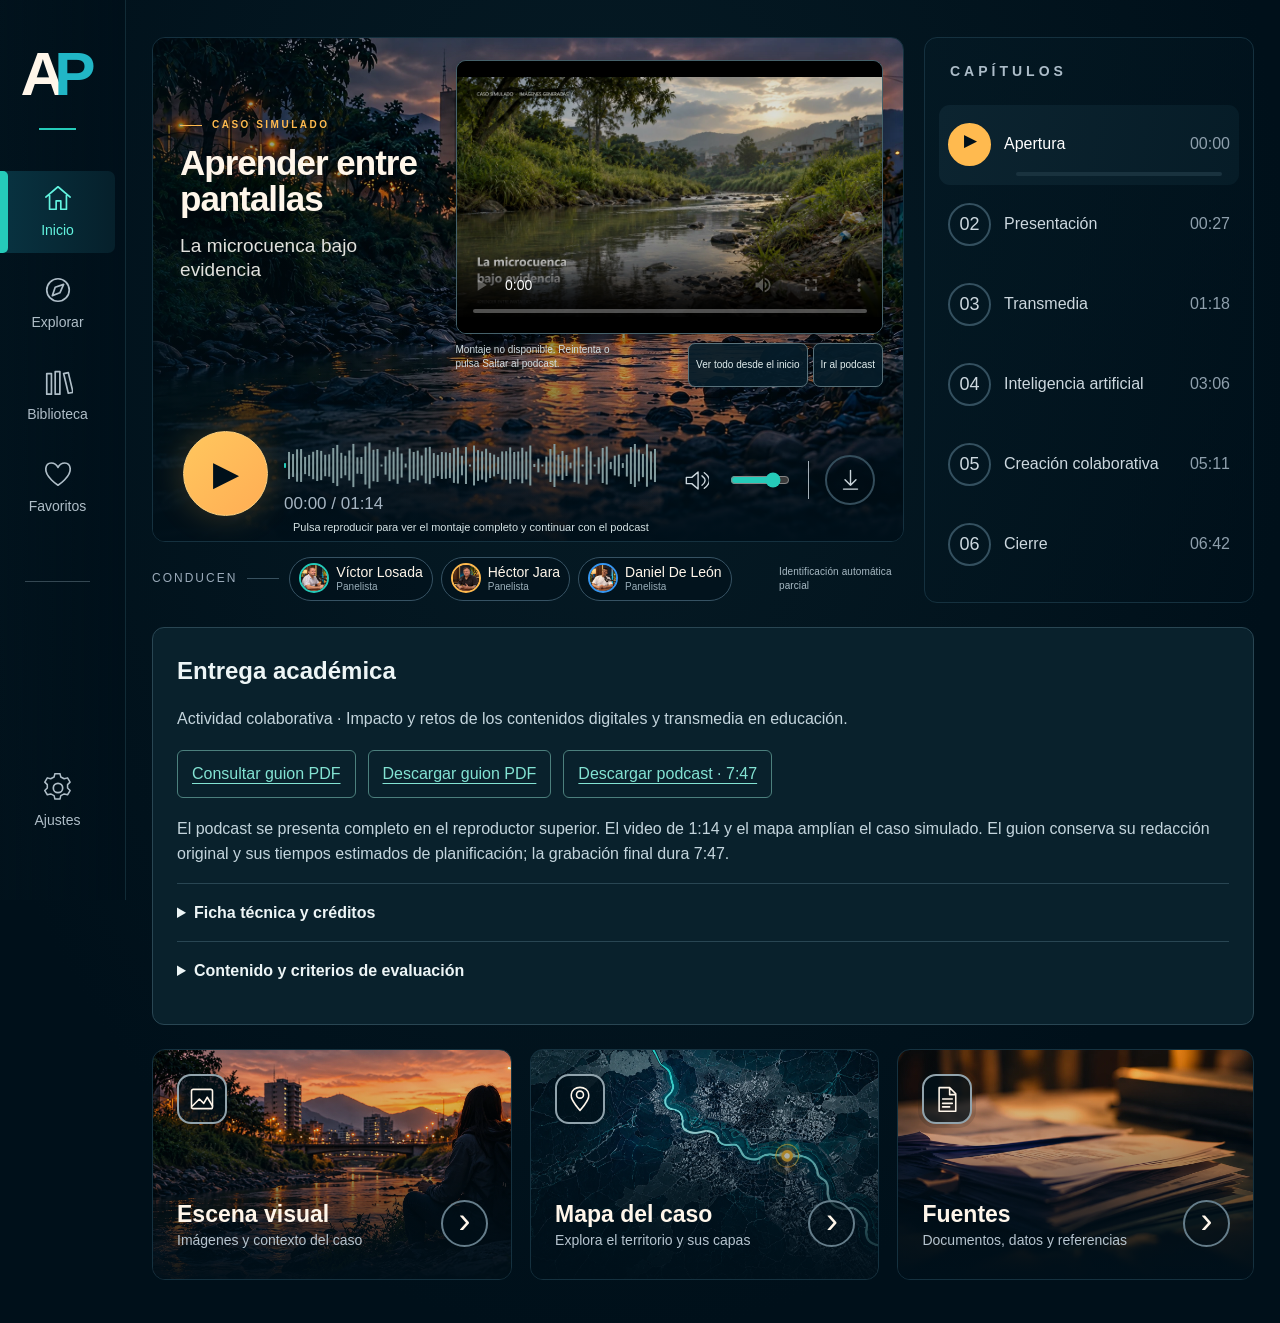
<file: index.html>
<!doctype html>
<html lang="es"><head><meta charset="utf-8"><meta name="viewport" content="width=device-width,initial-scale=1"><meta name="theme-color" content="#00101a"><title>Aprender entre pantallas · La microcuenca bajo evidencia</title><link rel="stylesheet" href="assets/css/app.css">
<script defer src="assets/data/catalog.js"></script><script defer src="assets/data/waveform.js"></script><script defer src="assets/data/speakers.js"></script><script defer src="assets/js/state.js"></script><script defer src="assets/js/preferences.js"></script><script defer src="assets/js/media-controller.js"></script><script defer src="assets/js/timeline.js"></script><script defer src="assets/js/player-view.js"></script><script defer src="assets/js/chapter-view.js"></script><script defer src="assets/js/speaker-view.js"></script><script defer src="assets/js/dialogs.js"></script><script defer src="assets/js/views.js"></script><script defer src="assets/js/presentation.js"></script><script defer src="assets/js/app.js"></script><style>.submission{margin:24px 0;padding:24px;background:#09212c;border:1px solid #294653;border-radius:12px;color:#edf5f6;font:16px/1.6 "Segoe UI",sans-serif}.submission h2{margin:0 0 8px;font-size:24px}.submission p{color:#c4d5dd}.submission-links{display:flex;flex-wrap:wrap;gap:12px;margin:18px 0}.submission a{color:#83e3d3;text-underline-offset:4px}.submission-links a{padding:10px 14px;border:1px solid #4c807d;border-radius:6px}.submission details{border-top:1px solid #294653;padding:16px 0}.submission summary{cursor:pointer;font-weight:600}.submission summary:focus-visible,.submission a:focus-visible{outline:3px solid #83e3d3;outline-offset:4px}.submission dt{font-weight:600;margin-top:14px}.submission dd{margin:4px 0;color:#c4d5dd}.submission-table{overflow-x:auto;margin-top:16px}.submission table{border-collapse:collapse;width:100%;min-width:520px}.submission th,.submission td{text-align:left;vertical-align:top;padding:12px;border-bottom:1px solid #294653}.submission caption{text-align:left;margin-bottom:12px;color:#c4d5dd}.submission[hidden]{display:none!important}@media(max-width:600px){.submission{padding:18px}.submission-links{flex-direction:column}}</style></head>
<body><a class="skip-link" href="#main-content">Saltar al contenido</a>
<svg class="icon-definitions" xmlns="http://www.w3.org/2000/svg" aria-hidden="true"><defs>
<symbol id="i-home" viewBox="0 0 32 32"><path d="M3 15 16 4l13 11M7 13v15h7v-9h5v9h6V13"/></symbol>
<symbol id="i-compass" viewBox="0 0 32 32"><circle cx="16" cy="16" r="12"/><path d="m22 10-4 9-8 3 3-9z"/></symbol>
<symbol id="i-library" viewBox="0 0 32 32"><path d="M4 7h5v22H4zM13 5h5v24h-5zM22 7l5-1 5 21-5 1z"/></symbol>
<symbol id="i-heart" viewBox="0 0 32 32"><path d="M16 28S2 19 3 10C4 2 13 3 16 9c3-6 12-7 13 1 1 9-13 18-13 18Z"/></symbol>
<symbol id="i-settings" viewBox="0 0 32 32"><path d="m13 3 6 0 1 4 4 2 4-1 3 5-3 3v4l3 3-3 5-4-1-4 2-1 4h-6l-1-4-4-2-4 1-3-5 3-3v-4l-3-3 3-5 4 1 4-2z" transform="translate(1 -2) scale(.9)"/><circle cx="16" cy="16" r="5"/></symbol>
<symbol id="i-image" viewBox="0 0 32 32"><rect x="4" y="5" width="24" height="22" rx="2"/><path d="m5 24 8-8 5 5 4-7 6 10"/></symbol>
<symbol id="i-pin" viewBox="0 0 32 32"><path d="M16 29S5 17 6 11C7 0 25 0 26 11c1 6-10 18-10 18Z"/><circle cx="16" cy="11" r="4"/></symbol>
<symbol id="i-file" viewBox="0 0 32 32"><path d="M7 3h12l7 7v20H7zM19 3v8h7M11 16h11M11 21h11M11 25h8"/></symbol>
<symbol id="i-volume" viewBox="0 0 32 32"><path d="m3 12 7 0 8-7v22l-8-7H3zM23 10q8 6 0 12M26 6q13 10 0 20"/></symbol>
<symbol id="i-download" viewBox="0 0 32 32"><path d="M16 3v19m-7-7 7 7 7-7M7 27h18"/></symbol>
</defs></svg>
<aside class="sidebar" aria-label="Navegación principal"><a class="brand" href="#inicio" data-route="inicio" aria-label="AP · Inicio"><span>A</span><span>P</span></a><span class="brand-rule"></span><nav><a href="#inicio" data-route="inicio" class="active"><svg><use href="#i-home"/></svg><span>Inicio</span></a><a href="#explorar" data-route="explorar"><svg><use href="#i-compass"/></svg><span>Explorar</span></a><a href="#biblioteca" data-route="biblioteca"><svg><use href="#i-library"/></svg><span>Biblioteca</span></a><a href="#favoritos" data-route="favoritos"><svg><use href="#i-heart"/></svg><span>Favoritos</span></a></nav><a href="#ajustes" data-route="ajustes" class="settings-nav"><svg><use href="#i-settings"/></svg><span>Ajustes</span></a></aside>
<main id="main-content" tabindex="-1"><section id="home-view" aria-label="Episodio y materiales"><div class="episode-layout"><div class="episode-column"><article class="hero has-presentation"><section id="presentation-stage" class="presentation-stage" aria-label="Presentación audiovisual"><div class="presentation-screen"><img id="presentation-image" hidden src="assets/img/presenters/group.png" alt="Víctor Losada, Daniel De León y Héctor Jara: recreación de estudio"><video id="presentation-video" controls playsinline preload="metadata" poster="assets/img/montage-poster.jpg" src="01_Video/La_microcuenca_bajo_evidencia_16_planos.mp4"></video></div><div class="presentation-meta"><p id="presentation-caption" aria-live="polite">Video de prueba · 16 planos · 01:14</p><div class="presentation-actions"><button id="presentation-restart" type="button">Ver todo desde el inicio</button><button id="presentation-skip" type="button">Ir al podcast</button></div></div></section><div class="hero-copy"><p class="eyebrow"><span></span>CASO SIMULADO</p><h1>Aprender entre<br>pantallas</h1><p class="subtitle">La microcuenca bajo evidencia</p></div><div id="player-root" class="player"><button class="play-main" data-action="play" type="button" aria-label="Reproducir podcast"><span aria-hidden="true">▶</span></button><div class="wave-column"><div class="wave-track"><canvas data-waveform aria-hidden="true"></canvas><input data-control="seek" type="range" min="0" max="467.118667" step="0.1" value="0" aria-label="Posición del podcast"></div><div class="times"><span data-time="current">00:00</span> / <span data-time="duration">07:47</span></div></div><div class="volume-controls"><button class="icon-button" data-action="mute" aria-label="Silenciar" type="button"><svg><use href="#i-volume"/></svg></button><input data-control="volume" type="range" min="0" max="1" step="0.01" value="0.8" aria-label="Volumen"></div><span class="control-divider"></span><a class="download icon-button" data-download id="download-audio" href="00_Podcast/aprender-entre-pantallas-17059364b9ec.mp3" download="Aprender_entre_pantallas.mp3" aria-label="Descargar podcast completo"><svg><use href="#i-download"/></svg></a><p data-player-status class="player-status" aria-live="polite"></p></div></article><div class="presenters-row home-secondary"><p class="conduct-label">CONDUCEN <span></span></p><div id="speakers-root" class="speakers"></div><p id="voice-review-note" class="voice-review-note" hidden title="Atribución acústica automática parcial. Los tramos dudosos permanecen neutros.">Identificación automática parcial</p></div></div><aside class="chapters-panel home-secondary" aria-labelledby="chapters-title"><h2 id="chapters-title">CAPÍTULOS</h2><div id="chapters-root"></div></aside></div><section class="submission home-secondary" aria-labelledby="submission-title">
<h2 id="submission-title">Entrega académica</h2>
<p>Actividad colaborativa · Impacto y retos de los contenidos digitales y transmedia en educación.</p>
<div class="submission-links"><a href="04_Guion_y_orden/Guion_original.pdf" target="_blank" rel="noopener">Consultar guion PDF</a><a href="04_Guion_y_orden/Guion_original.pdf" download="Guion_Aprender_entre_pantallas.pdf">Descargar guion PDF</a><a href="00_Podcast/aprender-entre-pantallas-17059364b9ec.mp3" download="Aprender_entre_pantallas.mp3">Descargar podcast · 7:47</a></div>
<p>El podcast se presenta completo en el reproductor superior. El video de 1:14 y el mapa amplían el caso simulado. El guion conserva su redacción original y sus tiempos estimados de planificación; la grabación final dura 7:47.</p>
<details><summary>Ficha técnica y créditos</summary><dl>
<dt>Título</dt><dd>Aprender entre pantallas: narrativas transmedia, inteligencia artificial y creación colaborativa.</dd>
<dt>Integrantes y roles</dt><dd>Víctor Andrés Losada Bermeo: anfitrión. Héctor Jamez Jara Londoño y Daniel Fernando De León Castro: invitados.</dd>
<dt>Formato y duración</dt><dd>Entrevista educativa con voces propias. Podcast MP3 estéreo, 48 kHz, 192 kb/s; 7:47. Video complementario: 1:14. Extensión del podcast autorizada por el docente, según confirmación del equipo.</dd>
<dt>Producción</dt><dd>Guion apoyado por IA generativa y revisado por el equipo. Edición y mezcla documentadas con FFmpeg; presentación multimedia en HTML, CSS y JavaScript. Mapa y recursos visuales del caso simulado; retratos recreados con IA a partir de una fotografía aportada. Voces de los integrantes.</dd>
<dt>Música y efectos</dt><dd>«Peaceful Podcast Intro» (archivo 48442864-peaceful-podcast-intro-303768.mp3) y «Applause», de driken5482 (archivo driken5482-applause-236785.mp3). Procedencia Pixabay; licencia Pixabay Content License, según el registro de producción. La cortina y los aplausos se incorporaron durante la mezcla.</dd>
<dt>Carácter del caso</dt><dd>La microcuenca, el mapa y las escenas son simulaciones didácticas. Los retratos recrean un estudio; no documentan una grabación presencial en ese lugar.</dd>
</dl></details>
<details><summary>Contenido y criterios de evaluación</summary><div class="submission-table"><table><caption>Evidencias organizadas según la rúbrica docente</caption><thead><tr><th scope="col">Criterio</th><th scope="col">Peso</th><th scope="col">Dónde se evidencia</th></tr></thead><tbody>
<tr><th scope="row">Integración teórica</th><td>25 %</td><td>Primera pregunta: Jenkins, Scolari y Palioura &amp; Dimoulas; referencias completas en el guion y en «Fuentes».</td></tr>
<tr><th scope="row">Guion y coherencia narrativa</th><td>25 %</td><td>Entrevista con introducción, tres preguntas orientadoras, cierre y créditos. Guion PDF disponible arriba.</td></tr>
<tr><th scope="row">Calidad técnica y creatividad</th><td>25 %</td><td>Voces del equipo, edición sonora, música, recursos visuales y reproductor multimedia; video y mapa como expansión del caso.</td></tr>
<tr><th scope="row">Reflexión crítica</th><td>25 %</td><td>Oportunidades y riesgos de la IA, verificación, privacidad, propósito pedagógico y aprendizajes del trabajo colaborativo.</td></tr>
</tbody></table></div><h3>Preguntas orientadoras</h3><ol><li>¿Qué impacto tienen las narrativas transmedia en la educación actual?</li><li>¿Qué oportunidades y riesgos implican los contenidos generados con IA?</li><li>¿Qué aprendizajes surgieron del proceso de creación colaborativa?</li></ol><p>Los capítulos del reproductor permiten localizar los bloques; sus tiempos son orientativos. Las referencias bibliográficas pueden consultarse en «Fuentes» y en el PDF.</p></details>
</section><section class="resource-cards home-secondary" aria-label="Explora el caso"><button class="resource-card scene-card" data-open="scene" type="button"><span class="card-icon"><svg><use href="#i-image"/></svg></span><span class="card-copy"><strong>Escena visual</strong><span>Imágenes y contexto del caso</span></span><span class="card-arrow" aria-hidden="true">›</span></button><button class="resource-card map-card" data-open="map" type="button"><span class="card-icon"><svg><use href="#i-pin"/></svg></span><span class="card-copy"><strong>Mapa del caso</strong><span>Explora el territorio y sus capas</span></span><span class="card-arrow" aria-hidden="true">›</span></button><button class="resource-card sources-card" data-open="sources" type="button"><span class="card-icon"><svg><use href="#i-file"/></svg></span><span class="card-copy"><strong>Fuentes</strong><span>Documentos, datos y referencias</span></span><span class="card-arrow" aria-hidden="true">›</span></button></section></section><section id="view-root" class="aux-view" hidden aria-live="polite"></section><noscript><p class="notice">Activa JavaScript para usar la navegación y la sincronización. <a href="00_Podcast/Aprender_entre_pantallas_completo.mp3">Escuchar el podcast completo</a> · <a href="INDICE_SEGUN_GUION_LEGADO.html">Presentación anterior</a>.</p></noscript></main><audio id="audio-main" preload="metadata" src="00_Podcast/aprender-entre-pantallas-17059364b9ec.mp3"></audio><dialog id="dialog-root" aria-label="Material del episodio"></dialog></body></html>
</file>
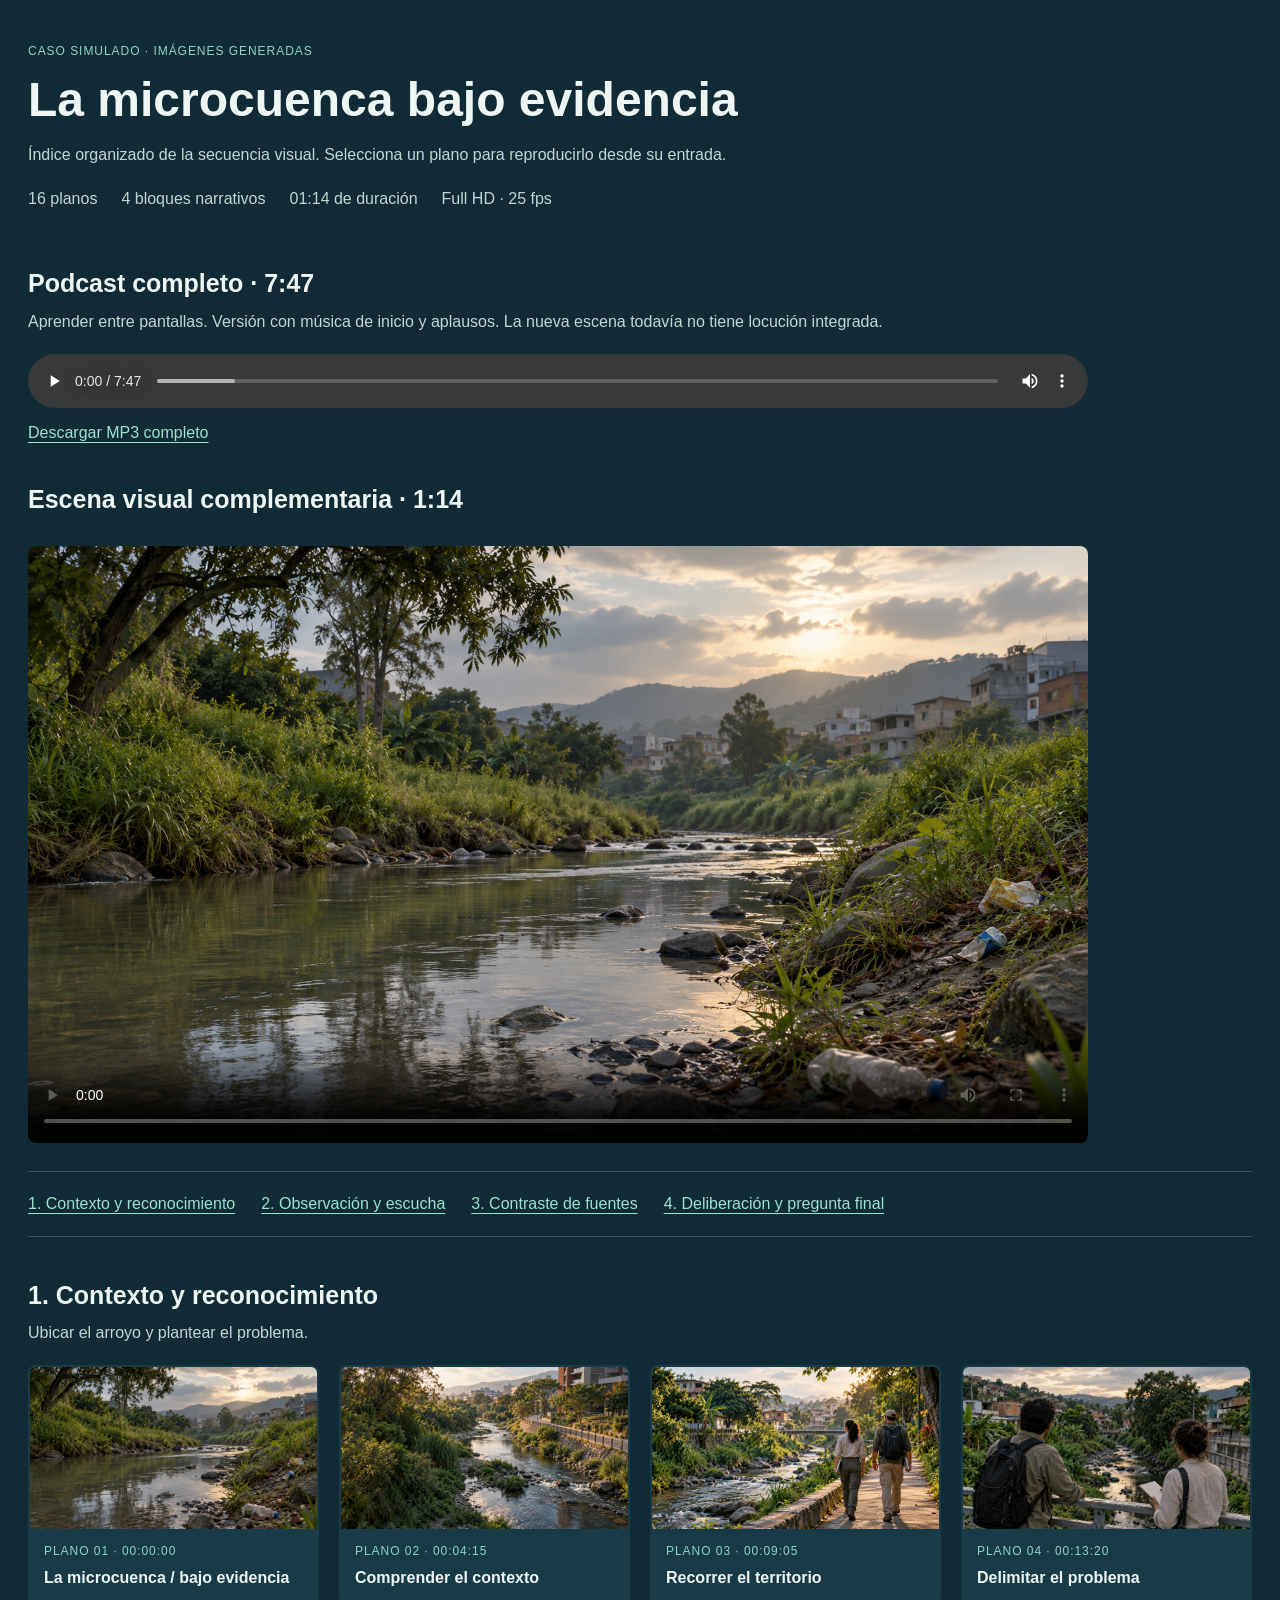
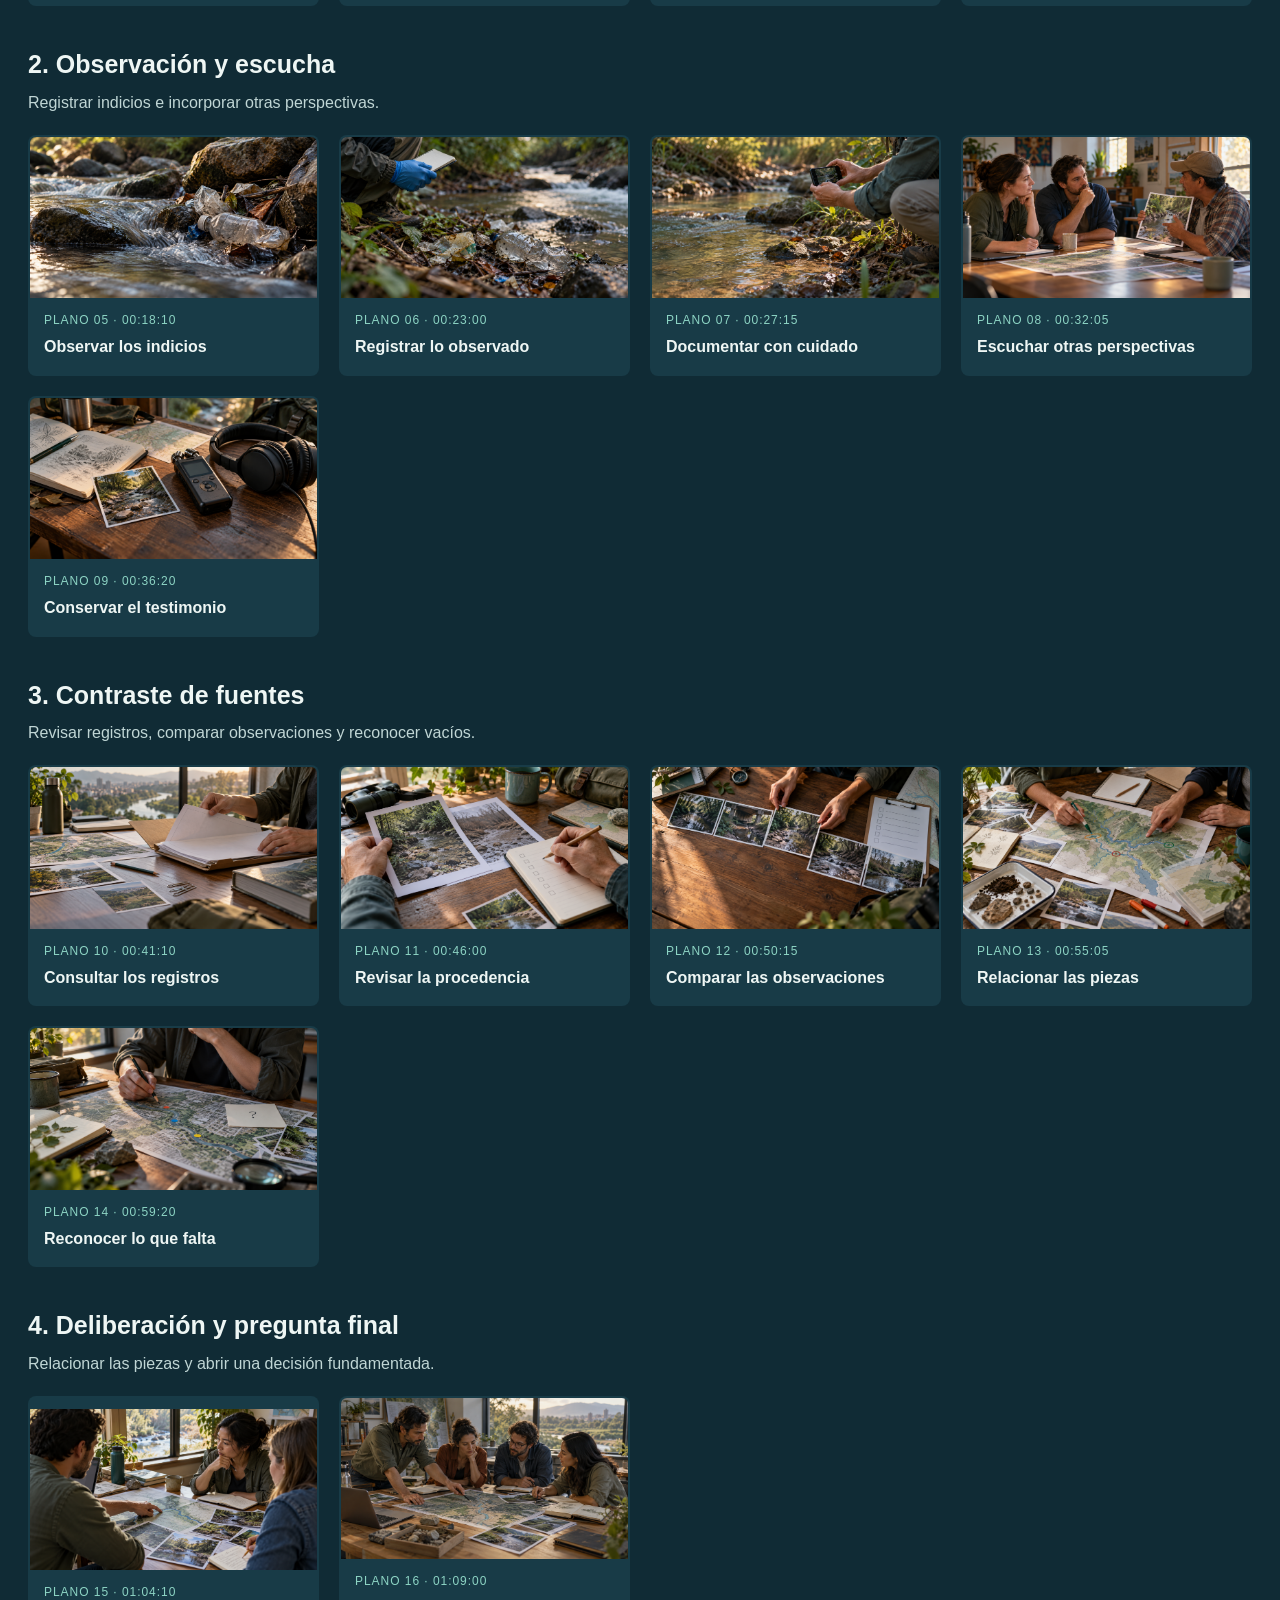
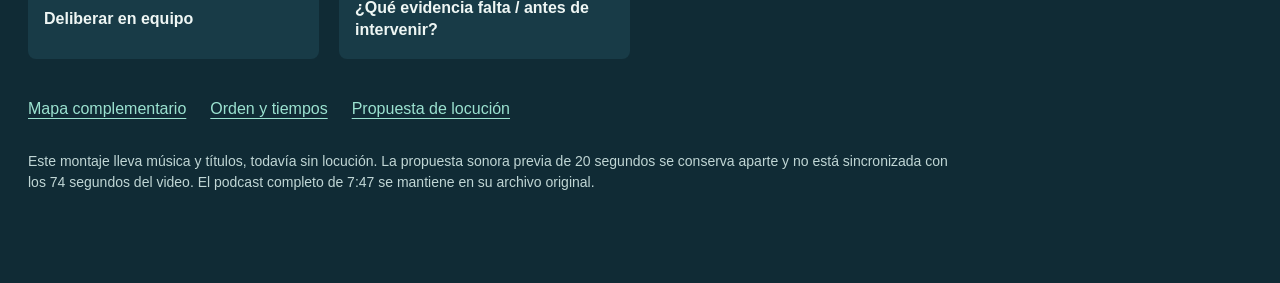
<file: INDICE_POR_PLANOS.html>
<!doctype html><html lang="es"><head><meta charset="utf-8"><meta name="viewport" content="width=device-width,initial-scale=1"><title>La microcuenca bajo evidencia — Índice de montaje</title>
<style>
:root{color-scheme:dark}*{box-sizing:border-box}body{margin:0;background:#102b35;color:#eef6f4;font:16px/1.5 "Segoe UI",sans-serif}main{max-width:1280px;margin:auto;padding:42px 28px 70px}h1{font-size:clamp(30px,4vw,48px);line-height:1.15;margin:12px 0 16px}h2{font-size:25px;margin:0 0 7px}p{color:#c0d6d5;margin:6px 0 20px}.eyebrow,.num{font-size:12px;letter-spacing:.08em;color:#8dd4c4}.player{max-width:1060px;margin:28px 0}video{display:block;width:100%;background:#071b22;border-radius:8px}.meta{display:flex;flex-wrap:wrap;gap:9px 24px;margin:14px 0;color:#c0d6d5}nav{display:flex;gap:12px 26px;flex-wrap:wrap;padding:20px 0;border-block:1px solid #36535e}a{color:#9be2d0;text-underline-offset:4px}section{padding-top:40px}.grid{display:grid;grid-template-columns:repeat(4,minmax(0,1fr));gap:20px}.shot{padding:0;background:#183b47;border:2px solid transparent;border-radius:8px;overflow:hidden;text-align:left;color:inherit;cursor:pointer;font:inherit;transition:border-color .15s}.shot:hover,.shot:focus-visible,.shot.selected{border-color:#9be2d0;outline:none}.shot img{display:block;width:100%;aspect-ratio:16/9;object-fit:cover}.caption{display:block;padding:13px 14px 16px}.num{display:block;margin-bottom:7px}strong{display:block;font-size:16px;line-height:1.35}.links{display:flex;gap:24px;flex-wrap:wrap;margin-top:38px}.note{margin-top:30px;font-size:14px;max-width:920px}@media(max-width:1000px){.grid{grid-template-columns:repeat(2,minmax(0,1fr))}}@media(max-width:560px){main{padding:25px 18px}.grid{grid-template-columns:1fr}nav{gap:12px}}
</style></head><body><main>
<div class="eyebrow">CASO SIMULADO · IMÁGENES GENERADAS</div><h1>La microcuenca bajo evidencia</h1><p>Índice organizado de la secuencia visual. Selecciona un plano para reproducirlo desde su entrada.</p>
<div class="meta"><span>16 planos</span><span>4 bloques narrativos</span><span>01:14 de duración</span><span>Full HD · 25 fps</span></div>
<section id="podcast"><h2>Podcast completo · 7:47</h2><p>Aprender entre pantallas. Versión con música de inicio y aplausos. La nueva escena todavía no tiene locución integrada.</p><audio controls preload="metadata" style="width:100%;max-width:1060px" aria-label="Podcast completo Aprender entre pantallas"><source src="00_Podcast/Aprender_entre_pantallas_completo.mp3" type="audio/mpeg"></audio><p><a href="00_Podcast/Aprender_entre_pantallas_completo.mp3" download>Descargar MP3 completo</a></p></section>
<h2 style="margin-top:36px">Escena visual complementaria · 1:14</h2>
<div class="player"><video id="player" controls preload="metadata" poster="02_Planos/01_Contexto/01_arroyo.png"><source src="01_Video/La_microcuenca_bajo_evidencia_16_planos.mp4" type="video/mp4"></video></div>
<nav aria-label="Bloques narrativos"><a href="#01_Contexto">1. Contexto y reconocimiento</a><a href="#02_Observacion_y_escucha">2. Observación y escucha</a><a href="#03_Contraste_de_fuentes">3. Contraste de fuentes</a><a href="#04_Deliberacion">4. Deliberación y pregunta final</a></nav><section id="01_Contexto"><h2>1. Contexto y reconocimiento</h2><p>Ubicar el arroyo y plantear el problema.</p><div class="grid"><button class="shot" type="button" data-seek="0.70" aria-label="Reproducir plano 1: La microcuenca / bajo evidencia">
<img src="02_Planos/01_Contexto/01_arroyo.png" alt="La microcuenca / bajo evidencia" loading="lazy"><span class="caption"><span class="num">PLANO 01 · 00:00:00</span><strong>La microcuenca / bajo evidencia</strong></span></button><button class="shot" type="button" data-seek="5.30" aria-label="Reproducir plano 2: Comprender el contexto">
<img src="02_Planos/01_Contexto/02_contexto_urbano.png" alt="Comprender el contexto" loading="lazy"><span class="caption"><span class="num">PLANO 02 · 00:04:15</span><strong>Comprender el contexto</strong></span></button><button class="shot" type="button" data-seek="9.90" aria-label="Reproducir plano 3: Recorrer el territorio">
<img src="02_Planos/01_Contexto/03_recorrido.png" alt="Recorrer el territorio" loading="lazy"><span class="caption"><span class="num">PLANO 03 · 00:09:05</span><strong>Recorrer el territorio</strong></span></button><button class="shot" type="button" data-seek="14.50" aria-label="Reproducir plano 4: Delimitar el problema">
<img src="02_Planos/01_Contexto/04_reconocimiento_desde_puente.png" alt="Delimitar el problema" loading="lazy"><span class="caption"><span class="num">PLANO 04 · 00:13:20</span><strong>Delimitar el problema</strong></span></button></div></section><section id="02_Observacion_y_escucha"><h2>2. Observación y escucha</h2><p>Registrar indicios e incorporar otras perspectivas.</p><div class="grid"><button class="shot" type="button" data-seek="19.10" aria-label="Reproducir plano 5: Observar los indicios">
<img src="02_Planos/02_Observacion_y_escucha/05_indicios_residuos.png" alt="Observar los indicios" loading="lazy"><span class="caption"><span class="num">PLANO 05 · 00:18:10</span><strong>Observar los indicios</strong></span></button><button class="shot" type="button" data-seek="23.70" aria-label="Reproducir plano 6: Registrar lo observado">
<img src="02_Planos/02_Observacion_y_escucha/06_observacion_de_campo.png" alt="Registrar lo observado" loading="lazy"><span class="caption"><span class="num">PLANO 06 · 00:23:00</span><strong>Registrar lo observado</strong></span></button><button class="shot" type="button" data-seek="28.30" aria-label="Reproducir plano 7: Documentar con cuidado">
<img src="02_Planos/02_Observacion_y_escucha/07_registro_fotografico.png" alt="Documentar con cuidado" loading="lazy"><span class="caption"><span class="num">PLANO 07 · 00:27:15</span><strong>Documentar con cuidado</strong></span></button><button class="shot" type="button" data-seek="32.90" aria-label="Reproducir plano 8: Escuchar otras perspectivas">
<img src="02_Planos/02_Observacion_y_escucha/08_escucha_de_perspectivas.png" alt="Escuchar otras perspectivas" loading="lazy"><span class="caption"><span class="num">PLANO 08 · 00:32:05</span><strong>Escuchar otras perspectivas</strong></span></button><button class="shot" type="button" data-seek="37.50" aria-label="Reproducir plano 9: Conservar el testimonio">
<img src="02_Planos/02_Observacion_y_escucha/09_registro_sonoro.png" alt="Conservar el testimonio" loading="lazy"><span class="caption"><span class="num">PLANO 09 · 00:36:20</span><strong>Conservar el testimonio</strong></span></button></div></section><section id="03_Contraste_de_fuentes"><h2>3. Contraste de fuentes</h2><p>Revisar registros, comparar observaciones y reconocer vacíos.</p><div class="grid"><button class="shot" type="button" data-seek="42.10" aria-label="Reproducir plano 10: Consultar los registros">
<img src="02_Planos/03_Contraste_de_fuentes/10_archivo_documental.png" alt="Consultar los registros" loading="lazy"><span class="caption"><span class="num">PLANO 10 · 00:41:10</span><strong>Consultar los registros</strong></span></button><button class="shot" type="button" data-seek="46.70" aria-label="Reproducir plano 11: Revisar la procedencia">
<img src="02_Planos/03_Contraste_de_fuentes/11_revision_de_procedencia.png" alt="Revisar la procedencia" loading="lazy"><span class="caption"><span class="num">PLANO 11 · 00:46:00</span><strong>Revisar la procedencia</strong></span></button><button class="shot" type="button" data-seek="51.30" aria-label="Reproducir plano 12: Comparar las observaciones">
<img src="02_Planos/03_Contraste_de_fuentes/12_comparacion_de_observaciones.png" alt="Comparar las observaciones" loading="lazy"><span class="caption"><span class="num">PLANO 12 · 00:50:15</span><strong>Comparar las observaciones</strong></span></button><button class="shot" type="button" data-seek="55.90" aria-label="Reproducir plano 13: Relacionar las piezas">
<img src="02_Planos/03_Contraste_de_fuentes/13_mapa_de_relaciones.png" alt="Relacionar las piezas" loading="lazy"><span class="caption"><span class="num">PLANO 13 · 00:55:05</span><strong>Relacionar las piezas</strong></span></button><button class="shot" type="button" data-seek="60.50" aria-label="Reproducir plano 14: Reconocer lo que falta">
<img src="02_Planos/03_Contraste_de_fuentes/14_vacios_de_informacion.png" alt="Reconocer lo que falta" loading="lazy"><span class="caption"><span class="num">PLANO 14 · 00:59:20</span><strong>Reconocer lo que falta</strong></span></button></div></section><section id="04_Deliberacion"><h2>4. Deliberación y pregunta final</h2><p>Relacionar las piezas y abrir una decisión fundamentada.</p><div class="grid"><button class="shot" type="button" data-seek="65.10" aria-label="Reproducir plano 15: Deliberar en equipo">
<img src="02_Planos/04_Deliberacion/15_deliberacion_del_equipo.png" alt="Deliberar en equipo" loading="lazy"><span class="caption"><span class="num">PLANO 15 · 01:04:10</span><strong>Deliberar en equipo</strong></span></button><button class="shot" type="button" data-seek="69.70" aria-label="Reproducir plano 16: ¿Qué evidencia falta / antes de intervenir?">
<img src="02_Planos/04_Deliberacion/16_pregunta_final.png" alt="¿Qué evidencia falta / antes de intervenir?" loading="lazy"><span class="caption"><span class="num">PLANO 16 · 01:09:00</span><strong>¿Qué evidencia falta / antes de intervenir?</strong></span></button></div></section>
<div class="links"><a href="03_Mapa/mapa_caso_simulado.png">Mapa complementario</a><a href="04_Guion_y_orden/ORDEN_DE_MONTAJE.md">Orden y tiempos</a><a href="04_Guion_y_orden/propuesta_locucion_20s.txt">Propuesta de locución</a></div>
<p class="note">Este montaje lleva música y títulos, todavía sin locución. La propuesta sonora previa de 20 segundos se conserva aparte y no está sincronizada con los 74 segundos del video. El podcast completo de 7:47 se mantiene en su archivo original.</p>
</main><script>
const player=document.getElementById('player');const shots=[...document.querySelectorAll('.shot')];
shots.forEach(shot=>shot.addEventListener('click',()=>{shots.forEach(s=>s.classList.remove('selected'));shot.classList.add('selected');player.currentTime=Number(shot.dataset.seek);player.play().catch(()=>{});player.scrollIntoView({behavior:matchMedia('(prefers-reduced-motion: reduce)').matches?'auto':'smooth',block:'center'});}));
</script></body></html>
</file>
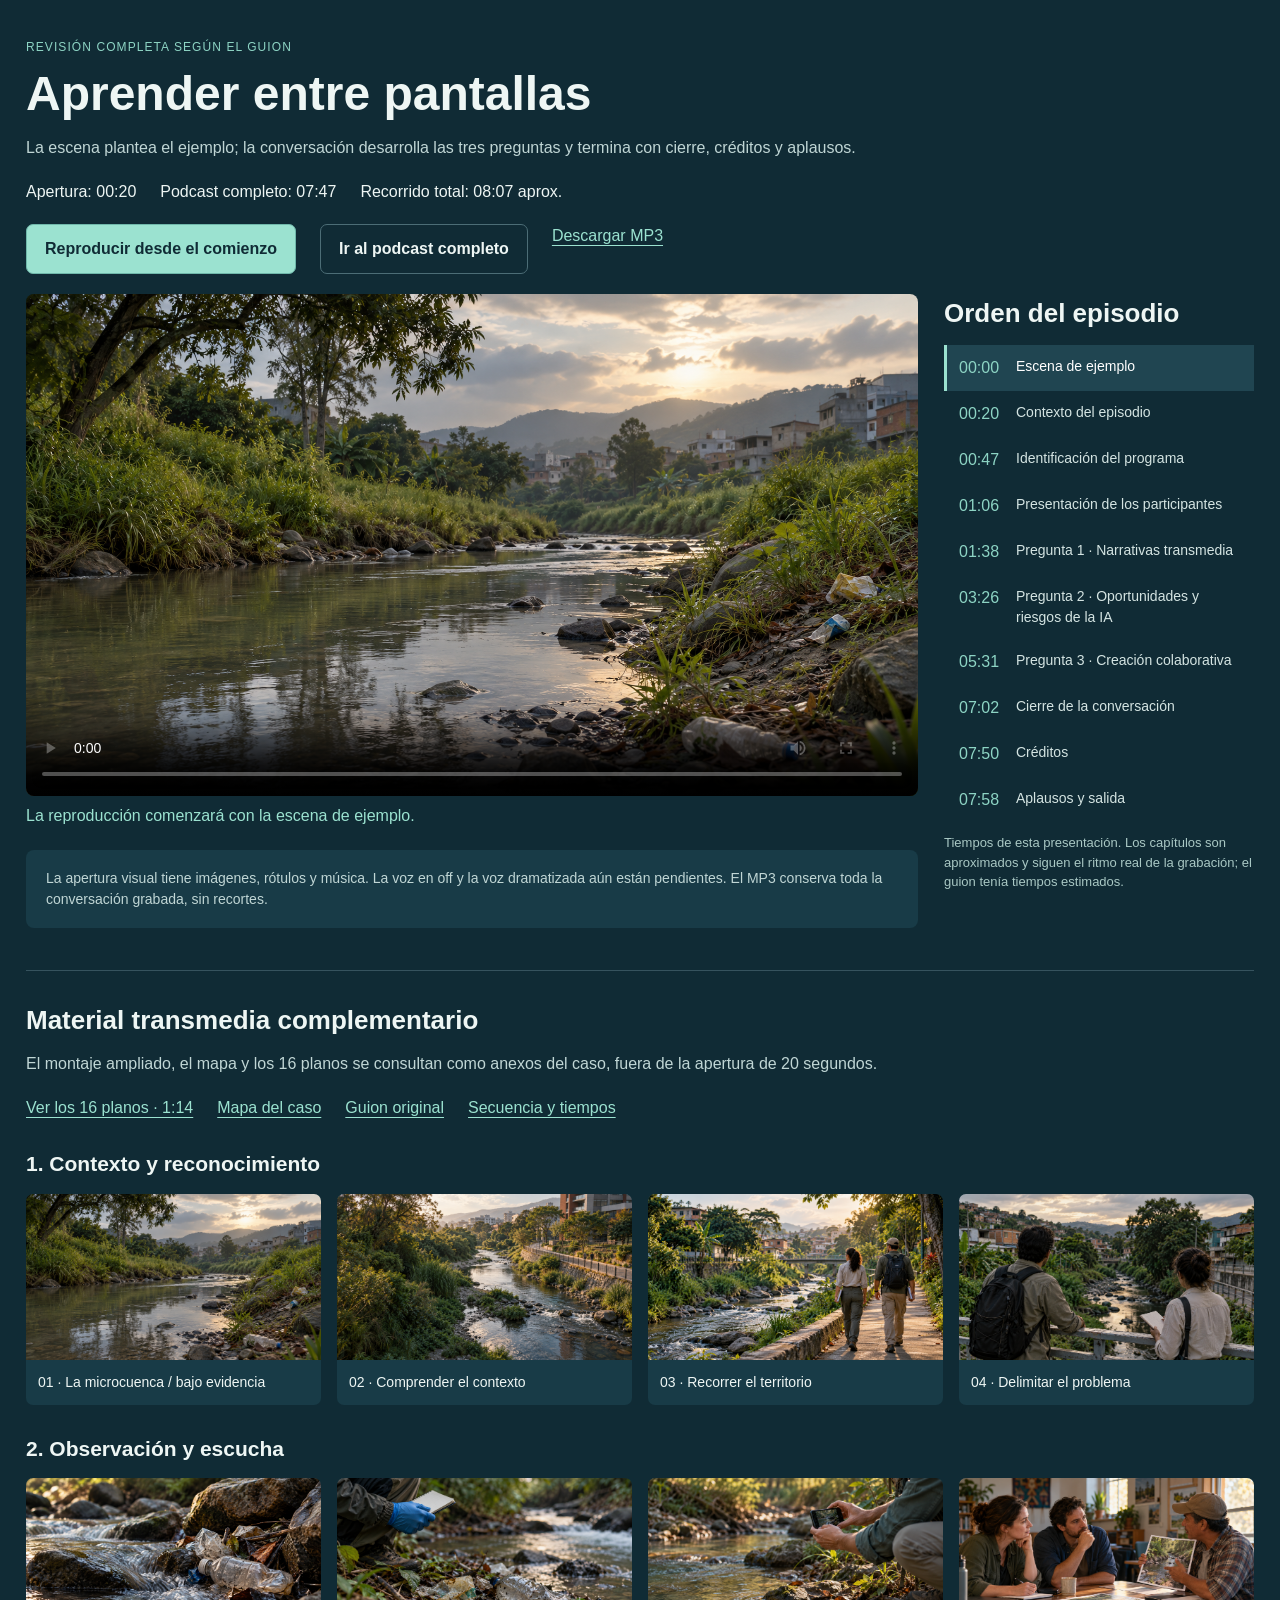
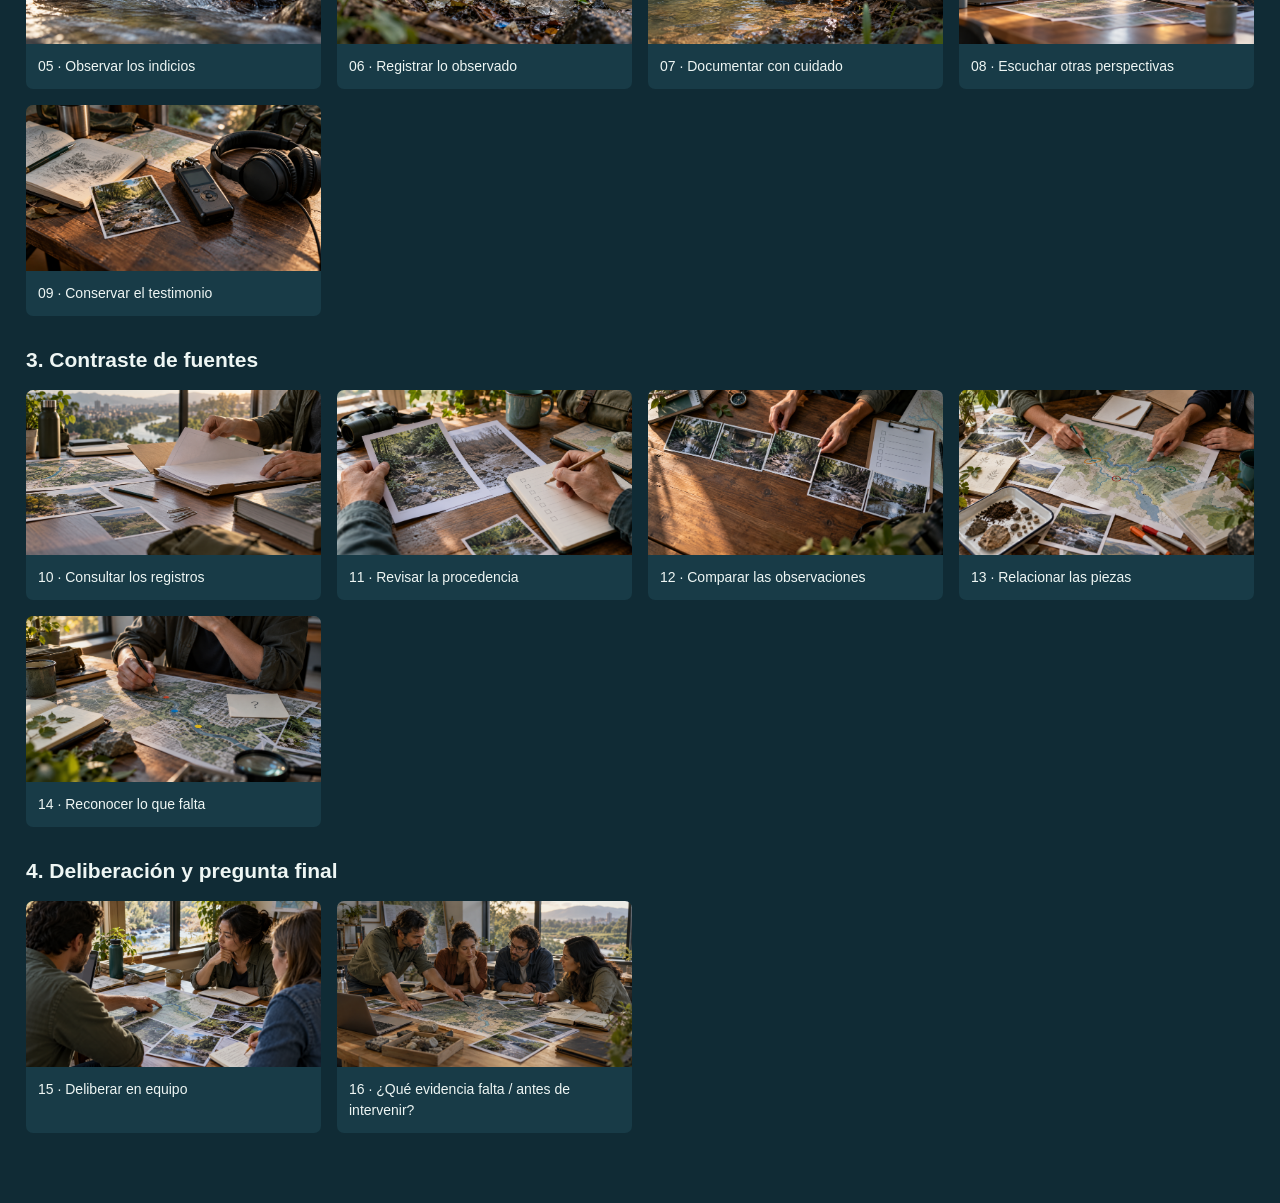
<file: INDICE_SEGUN_GUION_LEGADO.html>
<!doctype html><html lang="es"><head><meta charset="utf-8"><meta name="viewport" content="width=device-width,initial-scale=1"><title>Aprender entre pantallas · Presentación según guion</title>
<style>*{box-sizing:border-box}html{color-scheme:dark}body{margin:0;background:#102b35;color:#eef6f4;font:16px/1.5 "Segoe UI",sans-serif}main{max-width:1420px;margin:auto;padding:38px 26px 70px}h1{font-size:clamp(30px,4vw,48px);line-height:1.15;margin:10px 0 15px}h2{font-size:26px;margin:0 0 12px}h3{font-size:21px;margin:28px 0 14px}p{color:#c0d6d5;margin:8px 0 20px}.eyebrow{color:#8dd4c4;font-size:12px;letter-spacing:.09em}.meta,.controls,.links{display:flex;gap:12px 24px;flex-wrap:wrap;margin:20px 0}a{color:#9be2d0;text-underline-offset:4px}button{font:inherit;cursor:pointer}.primary,.secondary{border:1px solid #6fb7aa;border-radius:7px;padding:12px 18px;background:#9be2d0;color:#102b35;font-weight:600}.secondary{background:transparent;color:#eef6f4;border-color:#4c6d76}.layout{display:grid;grid-template-columns:minmax(0,1fr) 310px;gap:26px;align-items:start}video,audio{width:100%;display:block}video{background:#071b22;border-radius:8px}.visual{position:relative;aspect-ratio:16/9;overflow:hidden;border-radius:8px;background:#183b47}.visual img{width:100%;height:100%;object-fit:cover;filter:brightness(.42)}.overlay{position:absolute;inset:0;padding:34px;display:flex;flex-direction:column;justify-content:flex-end;background:linear-gradient(transparent,#09232dd9)}.overlay h2{font-size:clamp(24px,3vw,42px);max-width:950px;line-height:1.2}.overlay p{max-width:850px;color:#eef6f4}.badge{position:absolute;left:22px;top:19px;background:#09232dcc;padding:7px 10px;font-size:12px;color:#c5e6de}.audio-wrap{padding:17px 0}.chapter{display:flex;width:100%;gap:12px;text-align:left;border:0;border-left:3px solid transparent;padding:11px 12px;background:transparent;color:#d4e4e2}.chapter span{font-variant-numeric:tabular-nums;color:#8dd4c4;min-width:45px}.chapter b{font-weight:500;font-size:14px}.chapter:hover,.chapter.active{background:#204551;border-color:#9be2d0;color:white}.status{min-height:26px;color:#9be2d0}.note{padding:18px 20px;background:#183b47;border-radius:8px;color:#c0d6d5;font-size:14px;margin-top:20px}.annex{border-top:1px solid #36535e;margin-top:42px;padding-top:30px}.gallery{display:grid;grid-template-columns:repeat(4,minmax(0,1fr));gap:16px}.shot{display:block;text-decoration:none;color:#eef6f4;background:#183b47;border-radius:7px;overflow:hidden}.shot img{width:100%;display:block;aspect-ratio:16/9;object-fit:cover}.shot span{display:block;padding:12px;font-size:14px}.timing{color:#a9c8c4;font-size:13px;margin-top:10px}[hidden]{display:none!important}@media(max-width:1050px){.layout{grid-template-columns:1fr}.chapters{display:grid;grid-template-columns:repeat(2,minmax(0,1fr))}.gallery{grid-template-columns:repeat(2,minmax(0,1fr))}}@media(max-width:600px){main{padding:25px 16px}.chapters,.gallery{grid-template-columns:1fr}.overlay{padding:20px}.overlay p{font-size:14px}.meta{font-size:14px}}</style></head><body><main>
<div class="eyebrow">REVISIÓN COMPLETA SEGÚN EL GUION</div><h1>Aprender entre pantallas</h1><p>La escena plantea el ejemplo; la conversación desarrolla las tres preguntas y termina con cierre, créditos y aplausos.</p>
<div class="meta"><span>Apertura: 00:20</span><span>Podcast completo: 07:47</span><span>Recorrido total: 08:07 aprox.</span></div>
<div class="controls"><button class="primary" id="start" type="button">Reproducir desde el comienzo</button><button class="secondary" id="go-audio" type="button">Ir al podcast completo</button><a href="00_Podcast/Aprender_entre_pantallas_completo.mp3" download>Descargar MP3</a></div>
<div class="layout"><div>
<video id="intro" controls preload="metadata" poster="02_Planos/01_Contexto/01_arroyo.png"><source src="01_Video/apertura_segun_guion_20s.mp4" type="video/mp4"></video>
<div id="podcast-view" hidden><div class="visual"><img id="chapter-image" src="02_Planos/01_Contexto/01_arroyo.png" alt="Apoyo visual del caso simulado"><span class="badge">APOYO VISUAL SIMULADO · NO ES EL REGISTRO DE LOS PARTICIPANTES</span><div class="overlay"><div class="eyebrow" id="section-label">PODCAST COMPLETO</div><h2 id="chapter-title">Contexto del episodio</h2><p id="chapter-summary"></p></div></div><div class="audio-wrap"><audio id="episode" controls preload="metadata"><source src="00_Podcast/Aprender_entre_pantallas_completo.mp3" type="audio/mpeg"></audio></div></div>
<p id="status" class="status" aria-live="polite">La reproducción comenzará con la escena de ejemplo.</p><button class="secondary" id="resume" type="button" hidden>Continuar con el podcast</button>
<div class="note">La apertura visual tiene imágenes, rótulos y música. La voz en off y la voz dramatizada aún están pendientes. El MP3 conserva toda la conversación grabada, sin recortes.</div>
</div><aside><h2>Orden del episodio</h2><div class="chapters" id="chapters"><button type="button" class="chapter active" data-intro="true"><span>00:00</span><b>Escena de ejemplo</b></button><button type="button" class="chapter" data-chapter="0"><span>00:20</span><b>Contexto del episodio</b></button><button type="button" class="chapter" data-chapter="1"><span>00:47</span><b>Identificación del programa</b></button><button type="button" class="chapter" data-chapter="2"><span>01:06</span><b>Presentación de los participantes</b></button><button type="button" class="chapter" data-chapter="3"><span>01:38</span><b>Pregunta 1 · Narrativas transmedia</b></button><button type="button" class="chapter" data-chapter="4"><span>03:26</span><b>Pregunta 2 · Oportunidades y riesgos de la IA</b></button><button type="button" class="chapter" data-chapter="5"><span>05:31</span><b>Pregunta 3 · Creación colaborativa</b></button><button type="button" class="chapter" data-chapter="6"><span>07:02</span><b>Cierre de la conversación</b></button><button type="button" class="chapter" data-chapter="7"><span>07:50</span><b>Créditos</b></button><button type="button" class="chapter" data-chapter="8"><span>07:58</span><b>Aplausos y salida</b></button></div><p class="timing">Tiempos de esta presentación. Los capítulos son aproximados y siguen el ritmo real de la grabación; el guion tenía tiempos estimados.</p></aside></div>
<section class="annex"><h2>Material transmedia complementario</h2><p>El montaje ampliado, el mapa y los 16 planos se consultan como anexos del caso, fuera de la apertura de 20 segundos.</p><div class="links"><a href="01_Video/La_microcuenca_bajo_evidencia_16_planos.mp4">Ver los 16 planos · 1:14</a><a href="03_Mapa/mapa_caso_simulado.png">Mapa del caso</a><a href="04_Guion_y_orden/Guion_original.pdf">Guion original</a><a href="04_Guion_y_orden/PRESENTACION_SEGUN_GUION.md">Secuencia y tiempos</a></div><h3>1. Contexto y reconocimiento</h3><div class="gallery"><a class="shot" href="02_Planos/01_Contexto/01_arroyo.png"><img loading="lazy" src="02_Planos/01_Contexto/01_arroyo.png" alt="La microcuenca / bajo evidencia"><span>01 · La microcuenca / bajo evidencia</span></a><a class="shot" href="02_Planos/01_Contexto/02_contexto_urbano.png"><img loading="lazy" src="02_Planos/01_Contexto/02_contexto_urbano.png" alt="Comprender el contexto"><span>02 · Comprender el contexto</span></a><a class="shot" href="02_Planos/01_Contexto/03_recorrido.png"><img loading="lazy" src="02_Planos/01_Contexto/03_recorrido.png" alt="Recorrer el territorio"><span>03 · Recorrer el territorio</span></a><a class="shot" href="02_Planos/01_Contexto/04_reconocimiento_desde_puente.png"><img loading="lazy" src="02_Planos/01_Contexto/04_reconocimiento_desde_puente.png" alt="Delimitar el problema"><span>04 · Delimitar el problema</span></a></div><h3>2. Observación y escucha</h3><div class="gallery"><a class="shot" href="02_Planos/02_Observacion_y_escucha/05_indicios_residuos.png"><img loading="lazy" src="02_Planos/02_Observacion_y_escucha/05_indicios_residuos.png" alt="Observar los indicios"><span>05 · Observar los indicios</span></a><a class="shot" href="02_Planos/02_Observacion_y_escucha/06_observacion_de_campo.png"><img loading="lazy" src="02_Planos/02_Observacion_y_escucha/06_observacion_de_campo.png" alt="Registrar lo observado"><span>06 · Registrar lo observado</span></a><a class="shot" href="02_Planos/02_Observacion_y_escucha/07_registro_fotografico.png"><img loading="lazy" src="02_Planos/02_Observacion_y_escucha/07_registro_fotografico.png" alt="Documentar con cuidado"><span>07 · Documentar con cuidado</span></a><a class="shot" href="02_Planos/02_Observacion_y_escucha/08_escucha_de_perspectivas.png"><img loading="lazy" src="02_Planos/02_Observacion_y_escucha/08_escucha_de_perspectivas.png" alt="Escuchar otras perspectivas"><span>08 · Escuchar otras perspectivas</span></a><a class="shot" href="02_Planos/02_Observacion_y_escucha/09_registro_sonoro.png"><img loading="lazy" src="02_Planos/02_Observacion_y_escucha/09_registro_sonoro.png" alt="Conservar el testimonio"><span>09 · Conservar el testimonio</span></a></div><h3>3. Contraste de fuentes</h3><div class="gallery"><a class="shot" href="02_Planos/03_Contraste_de_fuentes/10_archivo_documental.png"><img loading="lazy" src="02_Planos/03_Contraste_de_fuentes/10_archivo_documental.png" alt="Consultar los registros"><span>10 · Consultar los registros</span></a><a class="shot" href="02_Planos/03_Contraste_de_fuentes/11_revision_de_procedencia.png"><img loading="lazy" src="02_Planos/03_Contraste_de_fuentes/11_revision_de_procedencia.png" alt="Revisar la procedencia"><span>11 · Revisar la procedencia</span></a><a class="shot" href="02_Planos/03_Contraste_de_fuentes/12_comparacion_de_observaciones.png"><img loading="lazy" src="02_Planos/03_Contraste_de_fuentes/12_comparacion_de_observaciones.png" alt="Comparar las observaciones"><span>12 · Comparar las observaciones</span></a><a class="shot" href="02_Planos/03_Contraste_de_fuentes/13_mapa_de_relaciones.png"><img loading="lazy" src="02_Planos/03_Contraste_de_fuentes/13_mapa_de_relaciones.png" alt="Relacionar las piezas"><span>13 · Relacionar las piezas</span></a><a class="shot" href="02_Planos/03_Contraste_de_fuentes/14_vacios_de_informacion.png"><img loading="lazy" src="02_Planos/03_Contraste_de_fuentes/14_vacios_de_informacion.png" alt="Reconocer lo que falta"><span>14 · Reconocer lo que falta</span></a></div><h3>4. Deliberación y pregunta final</h3><div class="gallery"><a class="shot" href="02_Planos/04_Deliberacion/15_deliberacion_del_equipo.png"><img loading="lazy" src="02_Planos/04_Deliberacion/15_deliberacion_del_equipo.png" alt="Deliberar en equipo"><span>15 · Deliberar en equipo</span></a><a class="shot" href="02_Planos/04_Deliberacion/16_pregunta_final.png"><img loading="lazy" src="02_Planos/04_Deliberacion/16_pregunta_final.png" alt="¿Qué evidencia falta / antes de intervenir?"><span>16 · ¿Qué evidencia falta / antes de intervenir?</span></a></div></section>
</main><script>
const chapters=[{"name": "Contexto del episodio", "start": 0, "script": "00:20–00:55", "image": "02_Planos/01_Contexto/01_arroyo.png", "summary": "La escena plantea cómo distintos medios aportan partes propias de una historia educativa.", "presentation_start": 20}, {"name": "Identificación del programa", "start": 27.62, "script": "00:55–01:15", "image": "02_Planos/02_Observacion_y_escucha/09_registro_sonoro.png", "summary": "Aprender entre pantallas. Educación y cultura digital. Anfitrión: Víctor Lozada.", "presentation_start": 47.62}, {"name": "Presentación de los participantes", "start": 46.62, "script": "01:15–01:45", "image": "02_Planos/03_Contraste_de_fuentes/13_mapa_de_relaciones.png", "summary": "Víctor Lozada, anfitrión. Héctor Jara y Daniel De León, invitados.", "presentation_start": 66.62}, {"name": "Pregunta 1 · Narrativas transmedia", "start": 78.62, "script": "01:45–03:10", "image": "02_Planos/03_Contraste_de_fuentes/13_mapa_de_relaciones.png", "summary": "Impacto en la educación: cada medio aporta información y abre formas de explorar, relacionar y participar.", "presentation_start": 98.62}, {"name": "Pregunta 2 · Oportunidades y riesgos de la IA", "start": 186.38, "script": "03:10–04:35", "image": "02_Planos/03_Contraste_de_fuentes/11_revision_de_procedencia.png", "summary": "Apoyo para crear y organizar ideas; revisión de fuentes, privacidad, sesgos y validación pedagógica.", "presentation_start": 206.38}, {"name": "Pregunta 3 · Creación colaborativa", "start": 311.16, "script": "04:35–05:45", "image": "02_Planos/04_Deliberacion/15_deliberacion_del_equipo.png", "summary": "Acuerdos, distribución de tareas, investigación, escritura, escucha y revisión conjunta.", "presentation_start": 331.16}, {"name": "Cierre de la conversación", "start": 402.16, "script": "05:45–06:20", "image": "02_Planos/04_Deliberacion/16_pregunta_final.png", "summary": "Crear, participar y verificar. Tecnología al servicio de un propósito educativo claro.", "presentation_start": 422.16}, {"name": "Créditos", "start": 450.16, "script": "06:20–06:30", "image": "02_Planos/01_Contexto/01_arroyo.png", "summary": "Un podcast de Víctor Lozada, Héctor Jara y Daniel De León.", "presentation_start": 470.16}, {"name": "Aplausos y salida", "start": 458.982667, "script": "Añadido solicitado por el equipo", "image": "02_Planos/01_Contexto/01_arroyo.png", "summary": "Gracias por escucharnos.", "presentation_start": 478.983}];
const intro=document.getElementById('intro'),episode=document.getElementById('episode'),view=document.getElementById('podcast-view'),status=document.getElementById('status'),resume=document.getElementById('resume');
let active=-1;
function mark(index){document.querySelectorAll('.chapter').forEach(btn=>{const on=index===-1?btn.hasAttribute('data-intro'):Number(btn.dataset.chapter)===index&&!btn.hasAttribute('data-intro');btn.classList.toggle('active',on);if(on)btn.setAttribute('aria-current','step');else btn.removeAttribute('aria-current');});}
function update(){let idx=0;chapters.forEach((c,i)=>{if(episode.currentTime>=c.start)idx=i;});if(idx!==active){active=idx;const c=chapters[idx];document.getElementById('chapter-title').textContent=c.name;document.getElementById('chapter-summary').textContent=c.summary;document.getElementById('chapter-image').src=c.image;document.getElementById('section-label').textContent='PODCAST · '+String(idx+1).padStart(2,'0')+' / '+String(chapters.length).padStart(2,'0');mark(idx);}}
async function playEpisode(time=0){intro.pause();intro.hidden=true;view.hidden=false;resume.hidden=true;active=-1;
const seek=()=>{episode.currentTime=Math.max(0,Math.min(time,episode.duration||467.118667));update();episode.play().then(()=>{status.textContent='Podcast completo en reproducción.';}).catch(()=>{resume.hidden=false;status.textContent='Pulsa continuar para escuchar el podcast.';});};
if(episode.readyState>=1)seek();else{episode.addEventListener('loadedmetadata',seek,{once:true});episode.load();}}
function start(){episode.pause();view.hidden=true;intro.hidden=false;resume.hidden=true;intro.currentTime=0;active=-1;mark(-1);status.textContent='Escena de ejemplo · 20 segundos. Después continúa el podcast.';intro.play().catch(()=>{status.textContent='Pulsa reproducir en el video para comenzar.';});}
document.getElementById('start').addEventListener('click',start);document.getElementById('go-audio').addEventListener('click',()=>playEpisode(0));resume.addEventListener('click',()=>episode.play().then(()=>{resume.hidden=true;status.textContent='Podcast completo en reproducción.';}));intro.addEventListener('ended',()=>playEpisode(0));episode.addEventListener('timeupdate',update);episode.addEventListener('ended',()=>{status.textContent='Fin del episodio. Puedes consultar los materiales complementarios.';});document.querySelector('[data-intro]').addEventListener('click',start);document.querySelectorAll('[data-chapter]').forEach(btn=>btn.addEventListener('click',()=>playEpisode(chapters[Number(btn.dataset.chapter)].start)));
</script></body></html>
</file>
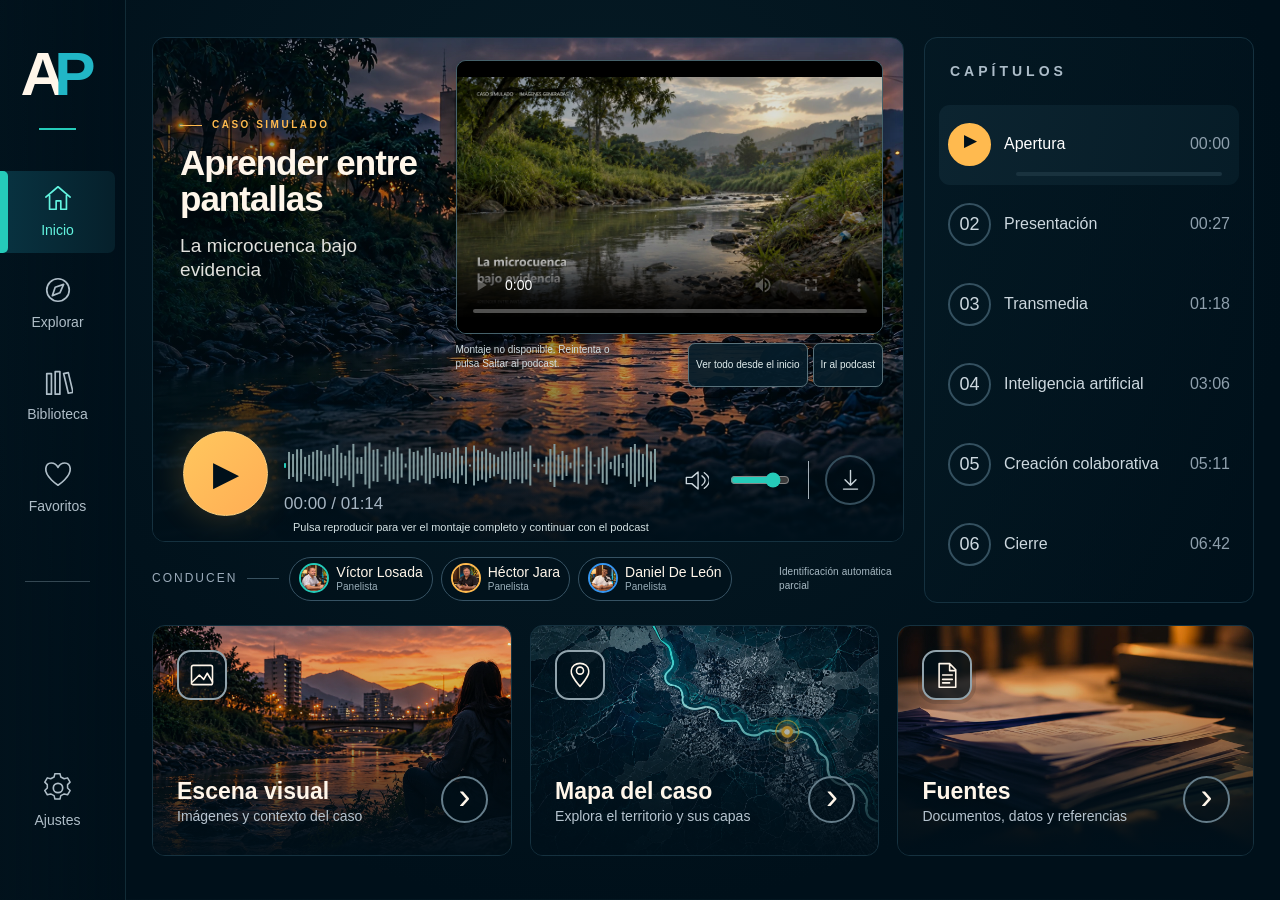
<file: INDICE_VISUAL.html>
<!doctype html>
<html lang="es"><head><meta charset="utf-8"><meta name="viewport" content="width=device-width,initial-scale=1"><meta name="theme-color" content="#00101a"><title>Aprender entre pantallas · La microcuenca bajo evidencia</title><link rel="stylesheet" href="assets/css/app.css">
<script defer src="assets/data/catalog.js"></script><script defer src="assets/data/waveform.js"></script><script defer src="assets/data/speakers.js"></script><script defer src="assets/js/state.js"></script><script defer src="assets/js/preferences.js"></script><script defer src="assets/js/media-controller.js"></script><script defer src="assets/js/timeline.js"></script><script defer src="assets/js/player-view.js"></script><script defer src="assets/js/chapter-view.js"></script><script defer src="assets/js/speaker-view.js"></script><script defer src="assets/js/dialogs.js"></script><script defer src="assets/js/views.js"></script><script defer src="assets/js/presentation.js"></script><script defer src="assets/js/app.js"></script></head>
<body><a class="skip-link" href="#main-content">Saltar al contenido</a>
<svg class="icon-definitions" xmlns="http://www.w3.org/2000/svg" aria-hidden="true"><defs>
<symbol id="i-home" viewBox="0 0 32 32"><path d="M3 15 16 4l13 11M7 13v15h7v-9h5v9h6V13"/></symbol>
<symbol id="i-compass" viewBox="0 0 32 32"><circle cx="16" cy="16" r="12"/><path d="m22 10-4 9-8 3 3-9z"/></symbol>
<symbol id="i-library" viewBox="0 0 32 32"><path d="M4 7h5v22H4zM13 5h5v24h-5zM22 7l5-1 5 21-5 1z"/></symbol>
<symbol id="i-heart" viewBox="0 0 32 32"><path d="M16 28S2 19 3 10C4 2 13 3 16 9c3-6 12-7 13 1 1 9-13 18-13 18Z"/></symbol>
<symbol id="i-settings" viewBox="0 0 32 32"><path d="m13 3 6 0 1 4 4 2 4-1 3 5-3 3v4l3 3-3 5-4-1-4 2-1 4h-6l-1-4-4-2-4 1-3-5 3-3v-4l-3-3 3-5 4 1 4-2z" transform="translate(1 -2) scale(.9)"/><circle cx="16" cy="16" r="5"/></symbol>
<symbol id="i-image" viewBox="0 0 32 32"><rect x="4" y="5" width="24" height="22" rx="2"/><path d="m5 24 8-8 5 5 4-7 6 10"/></symbol>
<symbol id="i-pin" viewBox="0 0 32 32"><path d="M16 29S5 17 6 11C7 0 25 0 26 11c1 6-10 18-10 18Z"/><circle cx="16" cy="11" r="4"/></symbol>
<symbol id="i-file" viewBox="0 0 32 32"><path d="M7 3h12l7 7v20H7zM19 3v8h7M11 16h11M11 21h11M11 25h8"/></symbol>
<symbol id="i-volume" viewBox="0 0 32 32"><path d="m3 12 7 0 8-7v22l-8-7H3zM23 10q8 6 0 12M26 6q13 10 0 20"/></symbol>
<symbol id="i-download" viewBox="0 0 32 32"><path d="M16 3v19m-7-7 7 7 7-7M7 27h18"/></symbol>
</defs></svg>
<aside class="sidebar" aria-label="Navegación principal"><a class="brand" href="#inicio" data-route="inicio" aria-label="AP · Inicio"><span>A</span><span>P</span></a><span class="brand-rule"></span><nav><a href="#inicio" data-route="inicio" class="active"><svg><use href="#i-home"/></svg><span>Inicio</span></a><a href="#explorar" data-route="explorar"><svg><use href="#i-compass"/></svg><span>Explorar</span></a><a href="#biblioteca" data-route="biblioteca"><svg><use href="#i-library"/></svg><span>Biblioteca</span></a><a href="#favoritos" data-route="favoritos"><svg><use href="#i-heart"/></svg><span>Favoritos</span></a></nav><a href="#ajustes" data-route="ajustes" class="settings-nav"><svg><use href="#i-settings"/></svg><span>Ajustes</span></a></aside>
<main id="main-content" tabindex="-1"><section id="home-view" aria-label="Episodio y materiales"><div class="episode-layout"><div class="episode-column"><article class="hero has-presentation"><section id="presentation-stage" class="presentation-stage" aria-label="Presentación audiovisual"><div class="presentation-screen"><img id="presentation-image" hidden src="assets/img/presenters/group.png" alt="Víctor Losada, Daniel De León y Héctor Jara: recreación de estudio"><video id="presentation-video" controls playsinline preload="metadata" poster="assets/img/montage-poster.jpg" src="01_Video/La_microcuenca_bajo_evidencia_16_planos.mp4"></video></div><div class="presentation-meta"><p id="presentation-caption" aria-live="polite">Video de prueba · 16 planos · 01:14</p><div class="presentation-actions"><button id="presentation-restart" type="button">Ver todo desde el inicio</button><button id="presentation-skip" type="button">Ir al podcast</button></div></div></section><div class="hero-copy"><p class="eyebrow"><span></span>CASO SIMULADO</p><h1>Aprender entre<br>pantallas</h1><p class="subtitle">La microcuenca bajo evidencia</p></div><div id="player-root" class="player"><button class="play-main" data-action="play" type="button" aria-label="Reproducir podcast"><span aria-hidden="true">▶</span></button><div class="wave-column"><div class="wave-track"><canvas data-waveform aria-hidden="true"></canvas><input data-control="seek" type="range" min="0" max="467.118667" step="0.1" value="0" aria-label="Posición del podcast"></div><div class="times"><span data-time="current">00:00</span> / <span data-time="duration">07:47</span></div></div><div class="volume-controls"><button class="icon-button" data-action="mute" aria-label="Silenciar" type="button"><svg><use href="#i-volume"/></svg></button><input data-control="volume" type="range" min="0" max="1" step="0.01" value="0.8" aria-label="Volumen"></div><span class="control-divider"></span><a class="download icon-button" data-download id="download-audio" href="00_Podcast/aprender-entre-pantallas-17059364b9ec.mp3" download="Aprender_entre_pantallas.mp3" aria-label="Descargar podcast completo"><svg><use href="#i-download"/></svg></a><p data-player-status class="player-status" aria-live="polite"></p></div></article><div class="presenters-row home-secondary"><p class="conduct-label">CONDUCEN <span></span></p><div id="speakers-root" class="speakers"></div><p id="voice-review-note" class="voice-review-note" hidden title="Atribución acústica automática parcial. Los tramos dudosos permanecen neutros.">Identificación automática parcial</p></div></div><aside class="chapters-panel home-secondary" aria-labelledby="chapters-title"><h2 id="chapters-title">CAPÍTULOS</h2><div id="chapters-root"></div></aside></div><section class="resource-cards home-secondary" aria-label="Explora el caso"><button class="resource-card scene-card" data-open="scene" type="button"><span class="card-icon"><svg><use href="#i-image"/></svg></span><span class="card-copy"><strong>Escena visual</strong><span>Imágenes y contexto del caso</span></span><span class="card-arrow" aria-hidden="true">›</span></button><button class="resource-card map-card" data-open="map" type="button"><span class="card-icon"><svg><use href="#i-pin"/></svg></span><span class="card-copy"><strong>Mapa del caso</strong><span>Explora el territorio y sus capas</span></span><span class="card-arrow" aria-hidden="true">›</span></button><button class="resource-card sources-card" data-open="sources" type="button"><span class="card-icon"><svg><use href="#i-file"/></svg></span><span class="card-copy"><strong>Fuentes</strong><span>Documentos, datos y referencias</span></span><span class="card-arrow" aria-hidden="true">›</span></button></section></section><section id="view-root" class="aux-view" hidden aria-live="polite"></section><noscript><p class="notice">Activa JavaScript para usar la navegación y la sincronización. <a href="00_Podcast/Aprender_entre_pantallas_completo.mp3">Escuchar el podcast completo</a> · <a href="INDICE_SEGUN_GUION_LEGADO.html">Presentación anterior</a>.</p></noscript></main><audio id="audio-main" preload="metadata" src="00_Podcast/aprender-entre-pantallas-17059364b9ec.mp3"></audio><dialog id="dialog-root" aria-label="Material del episodio"></dialog></body></html>
</file>
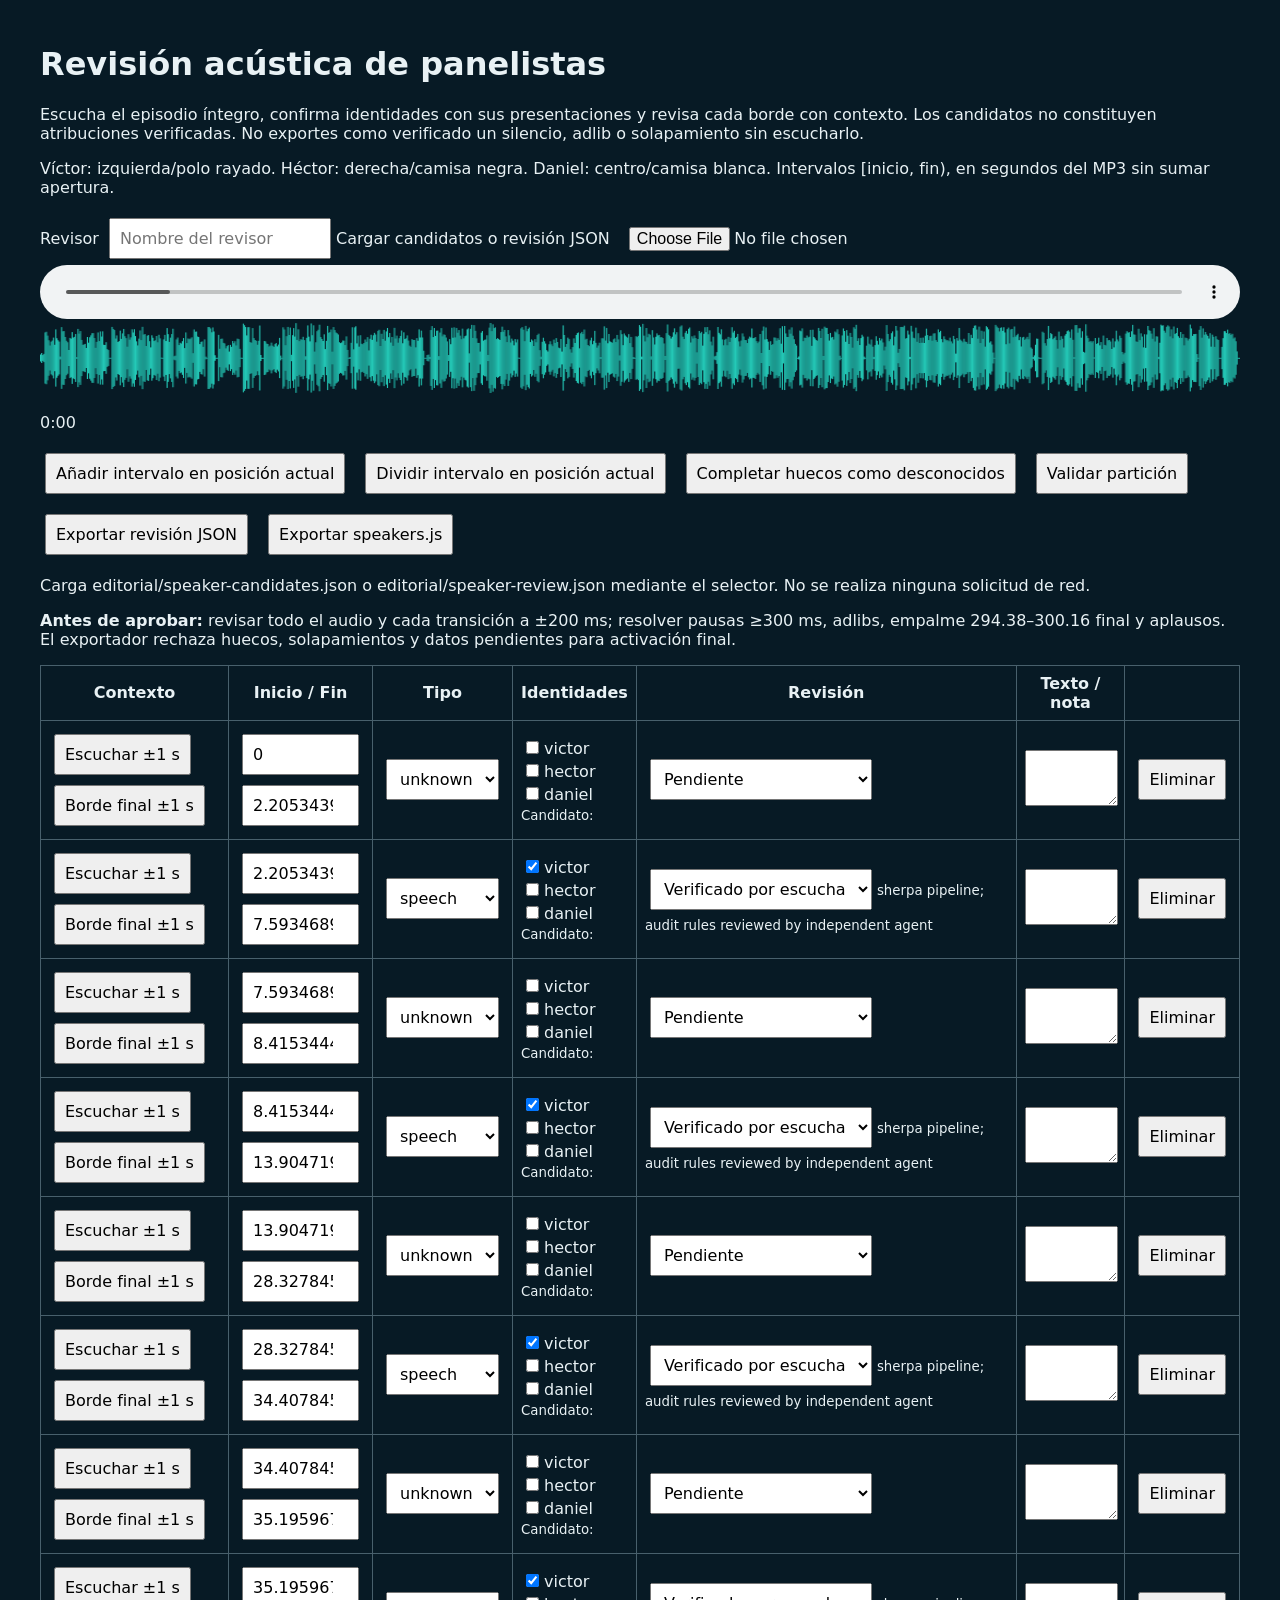
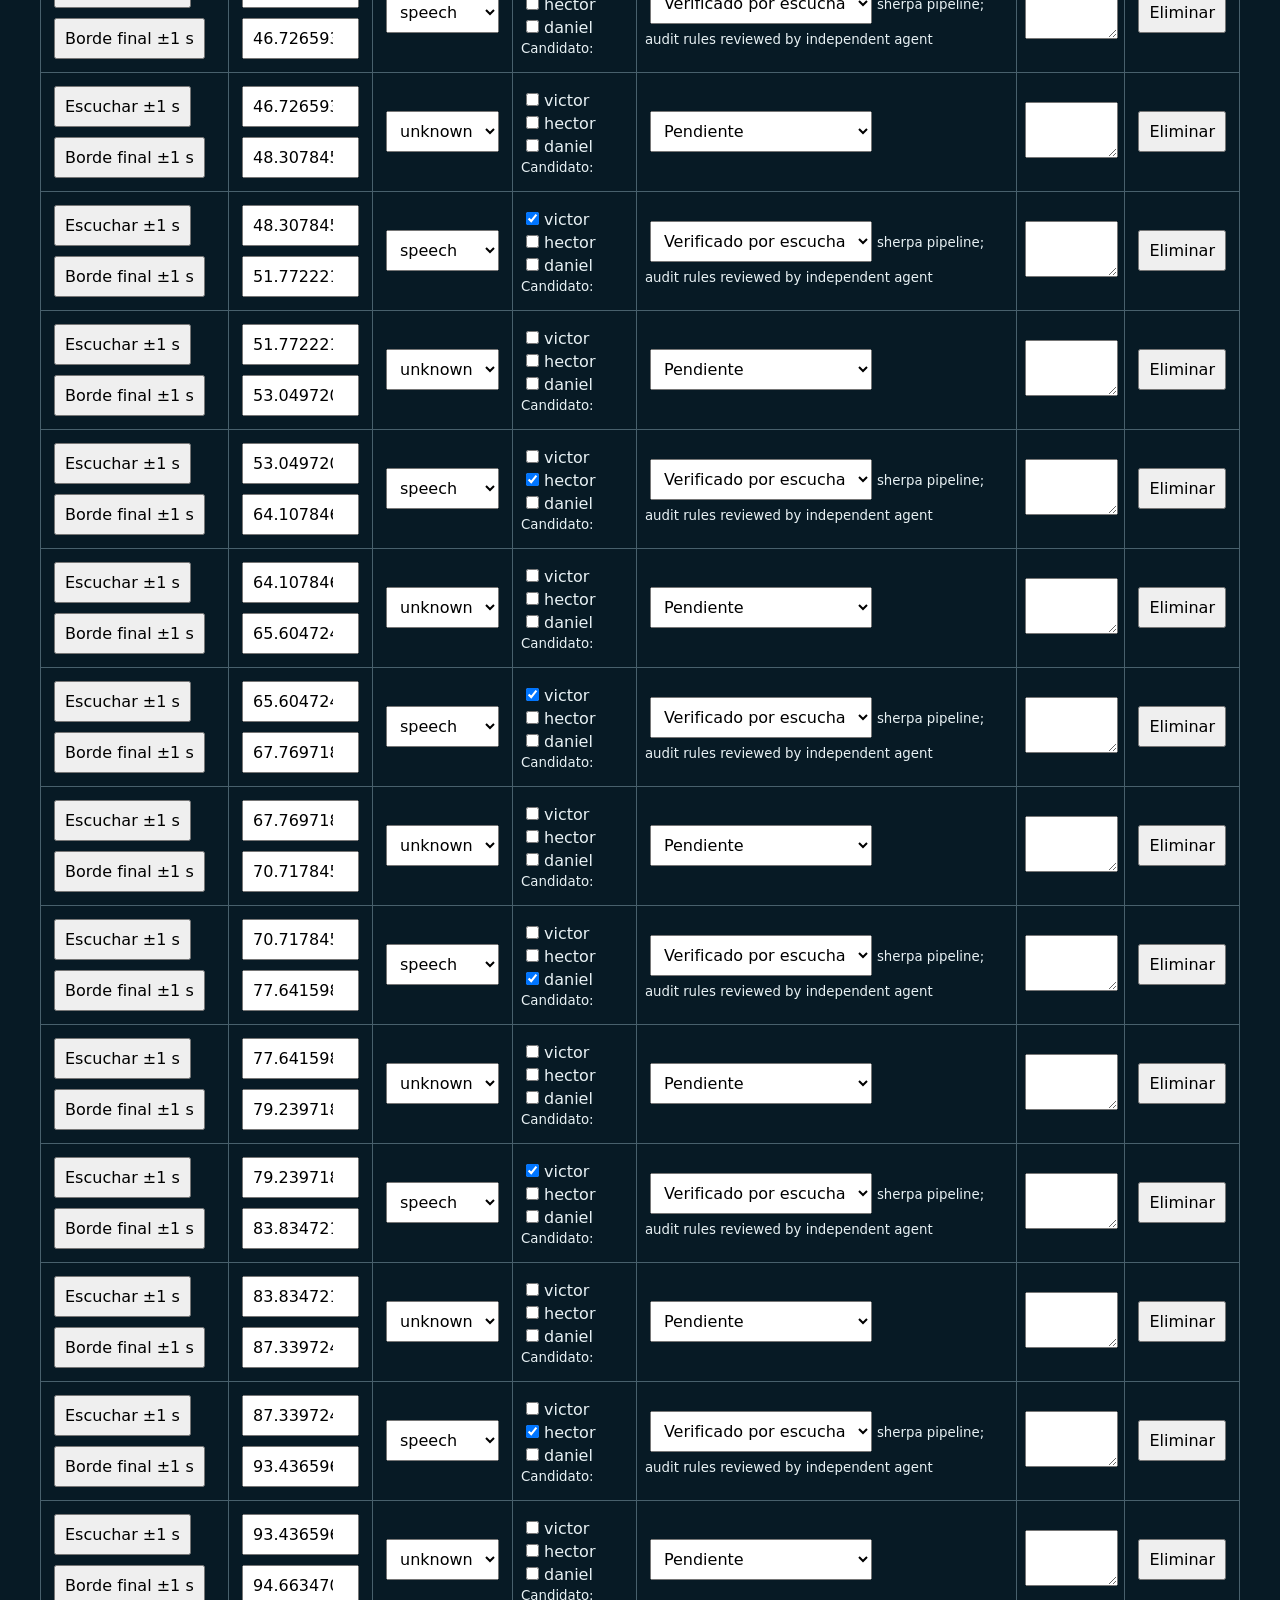
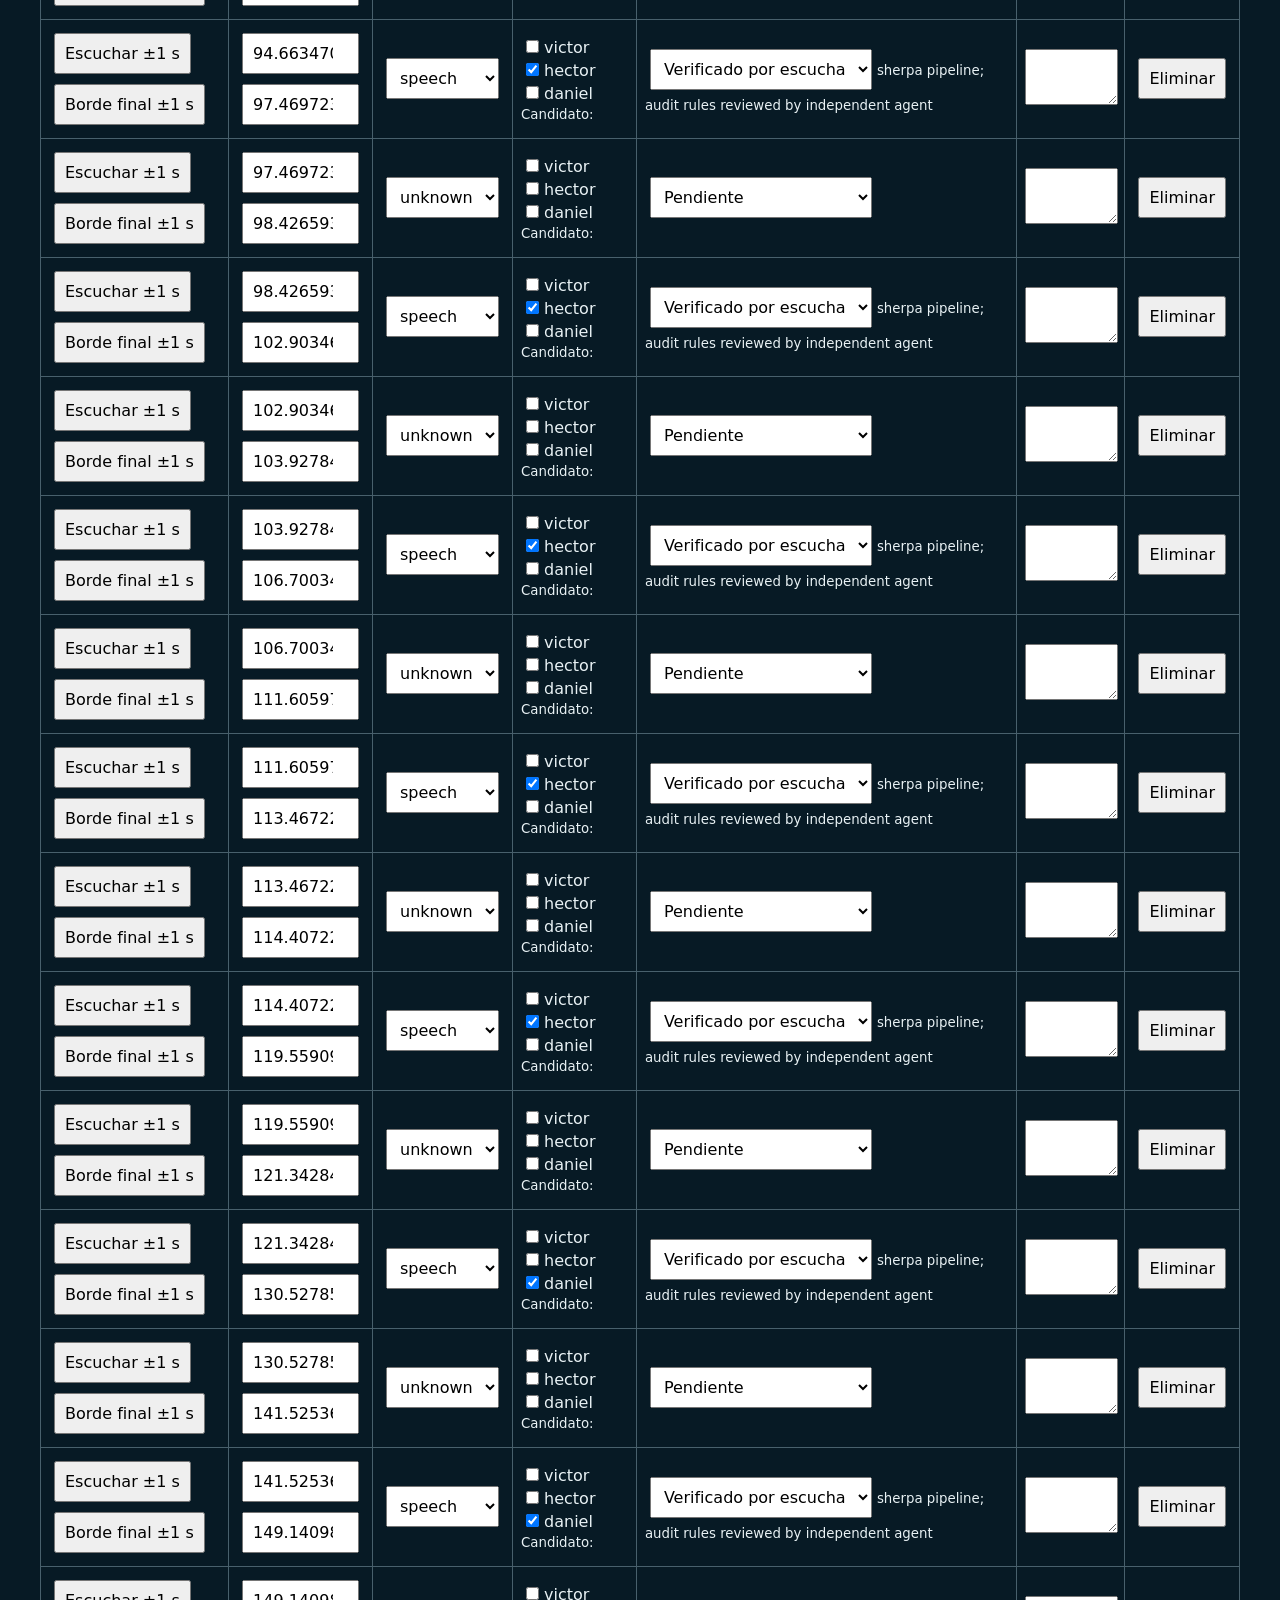
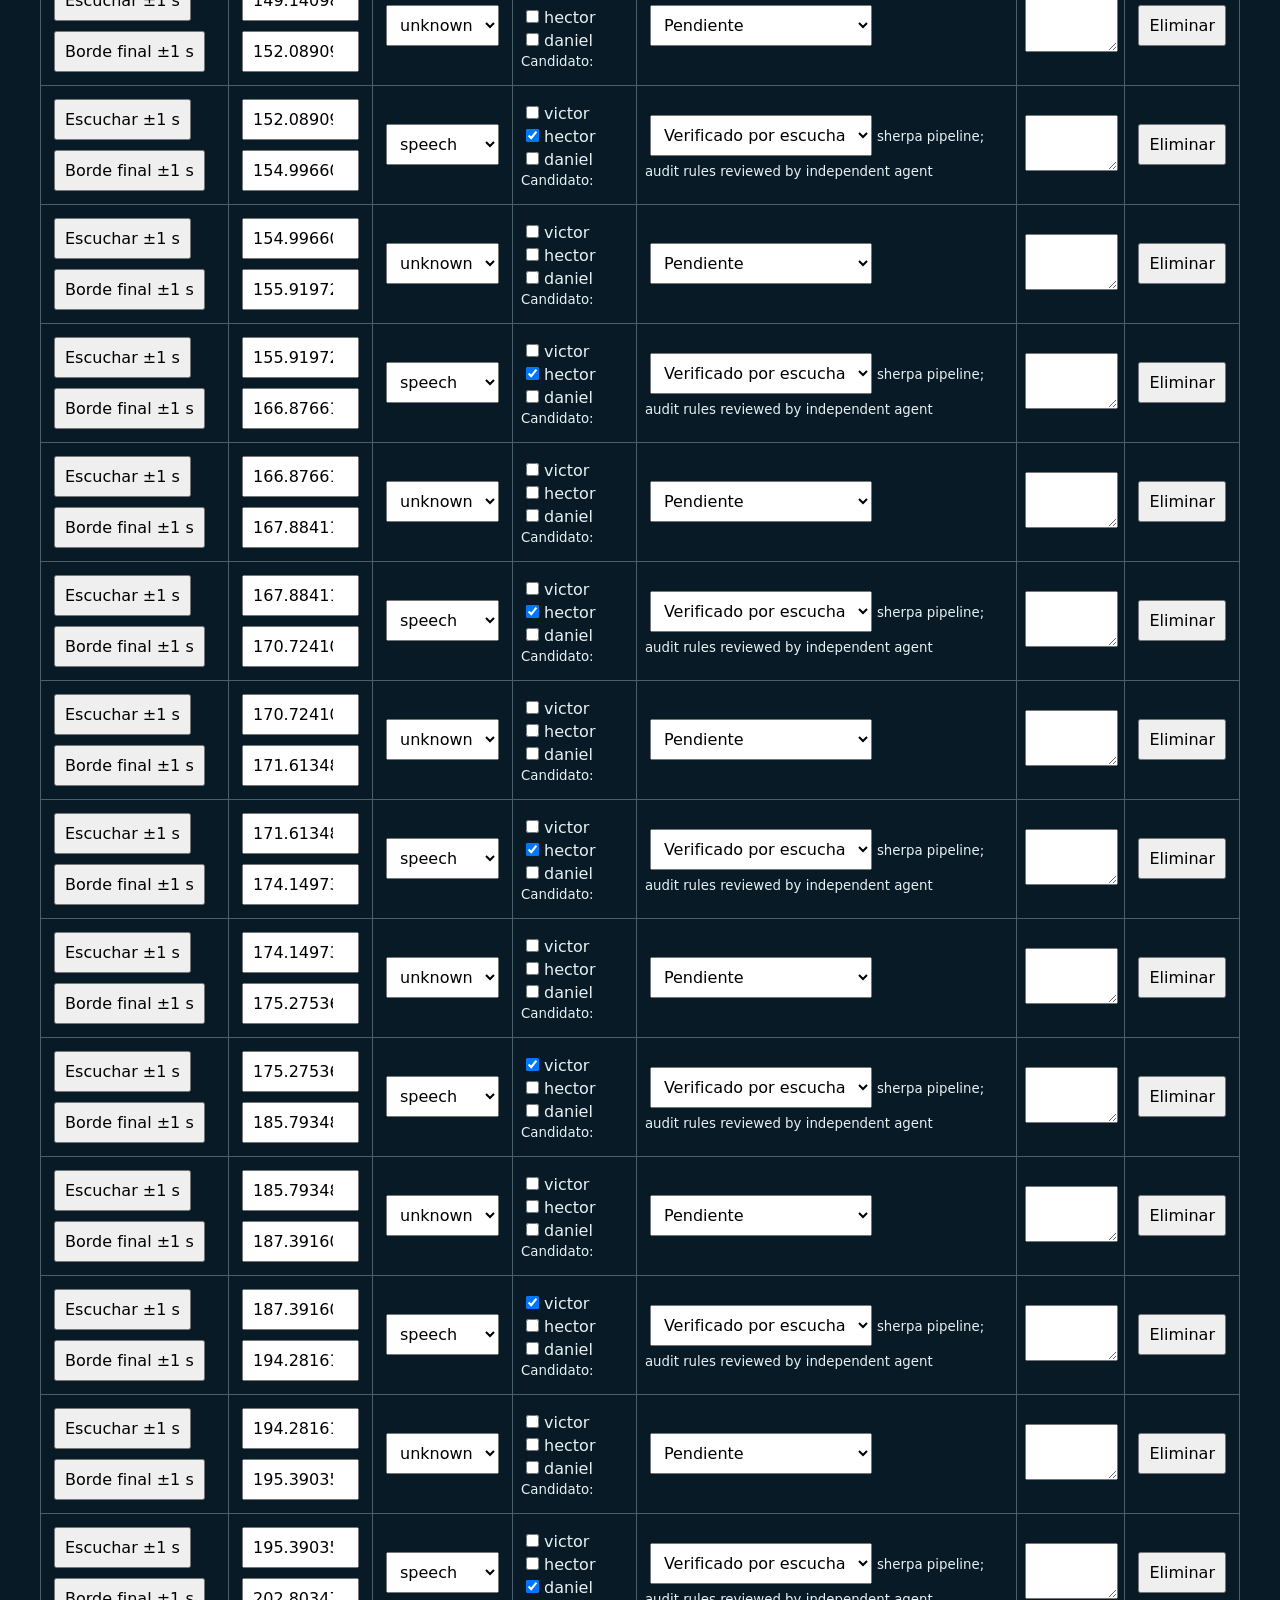
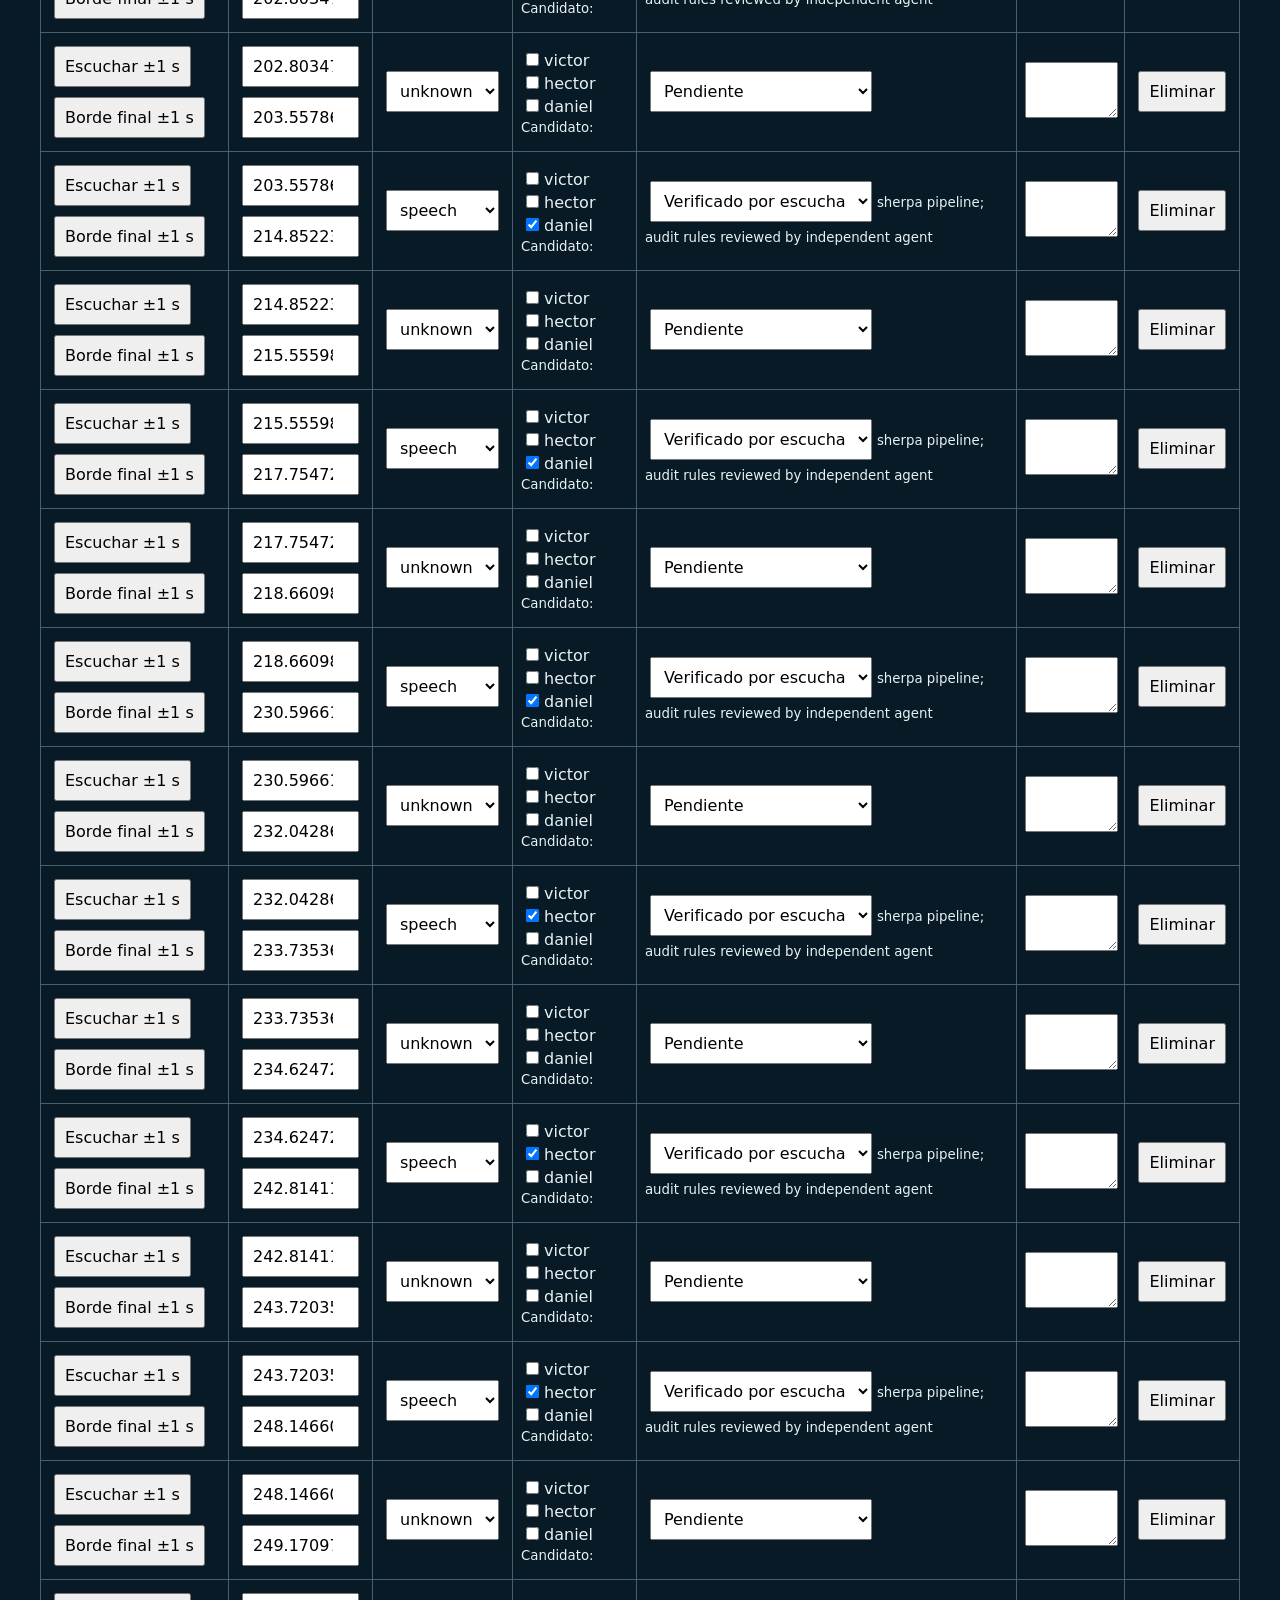
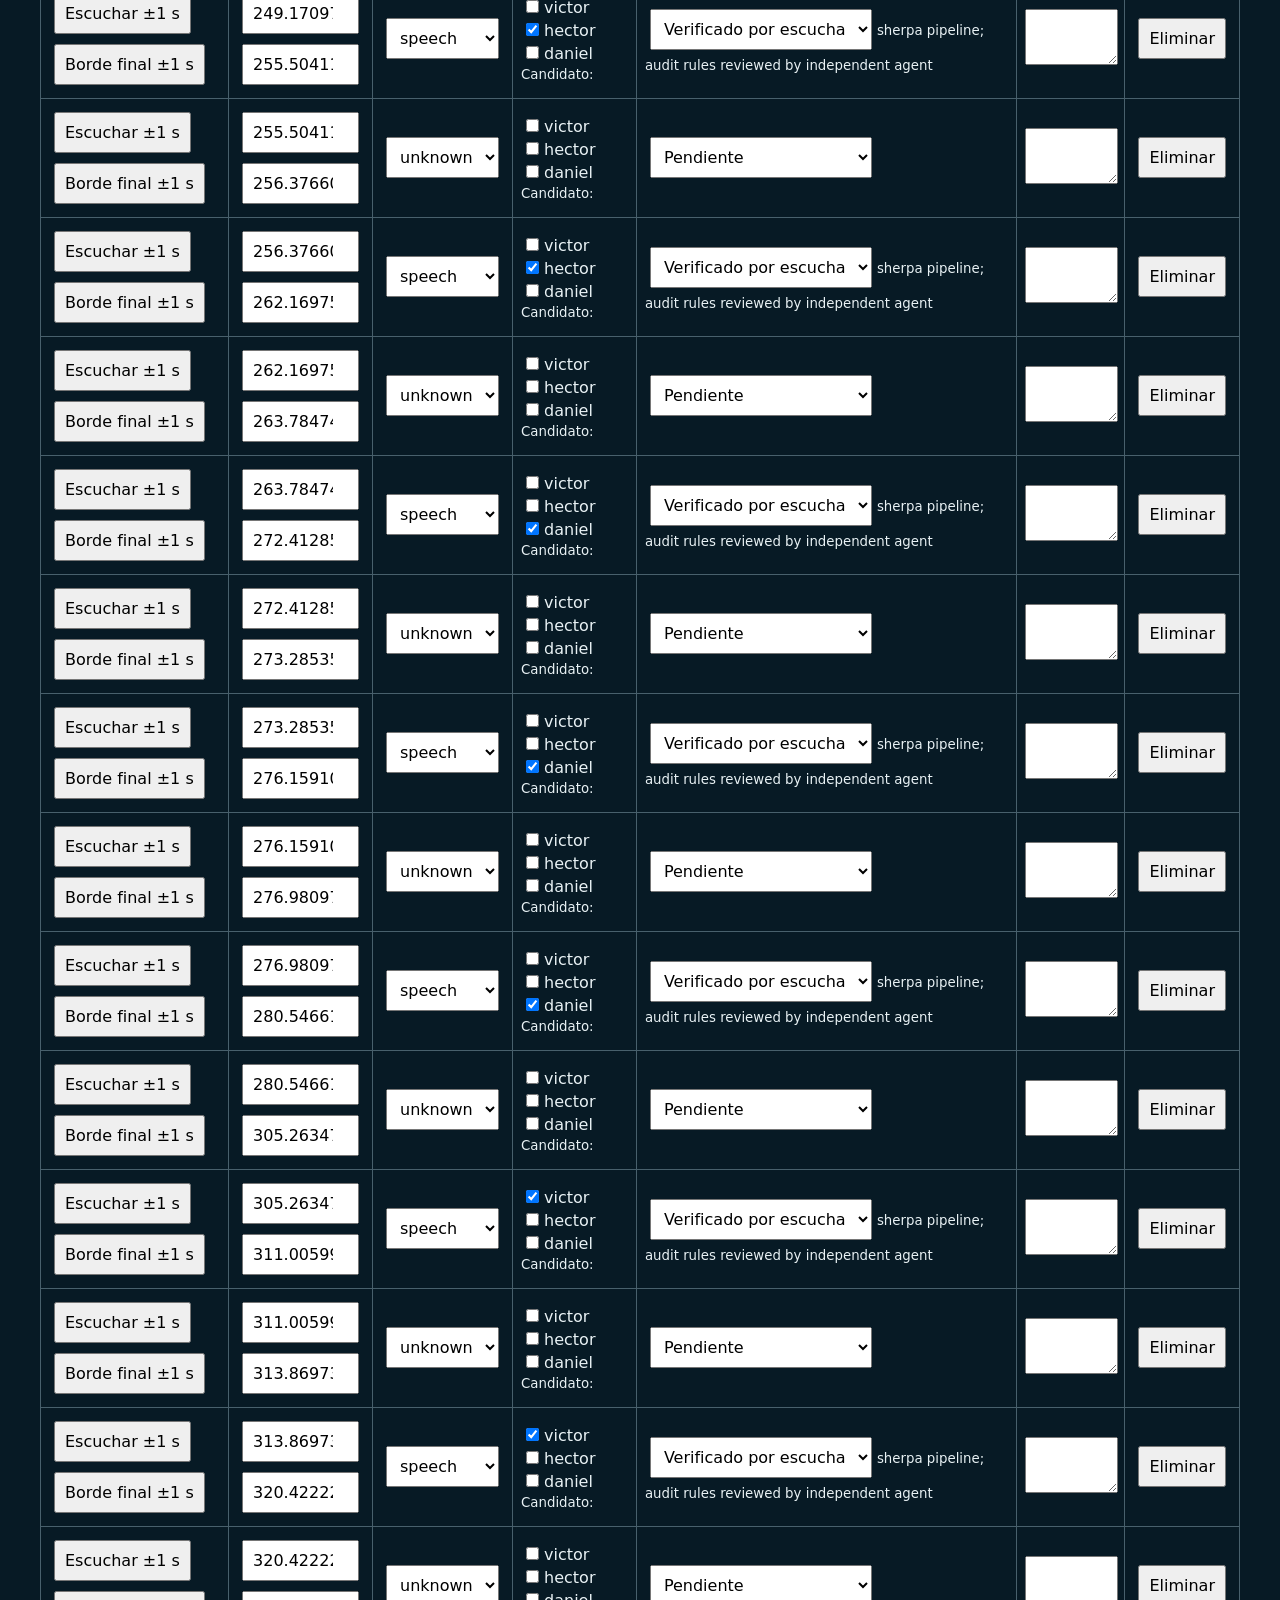
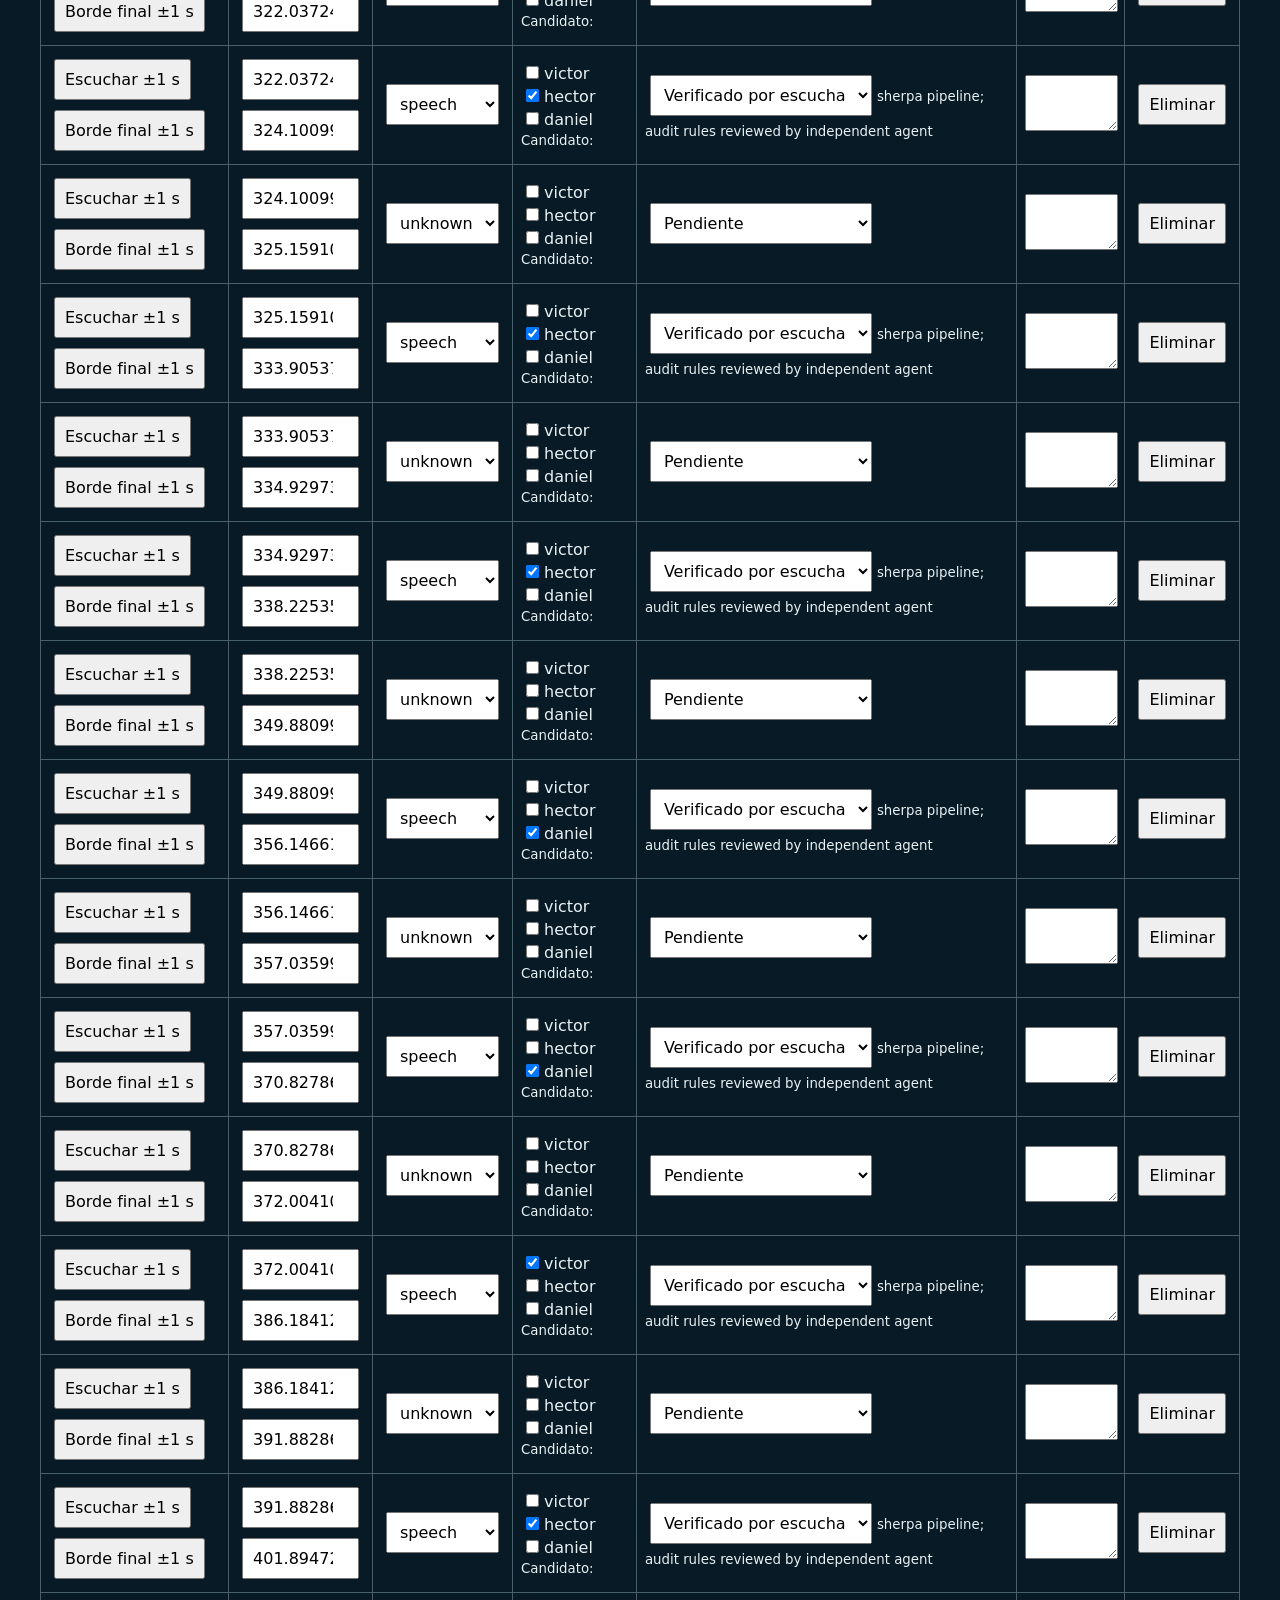
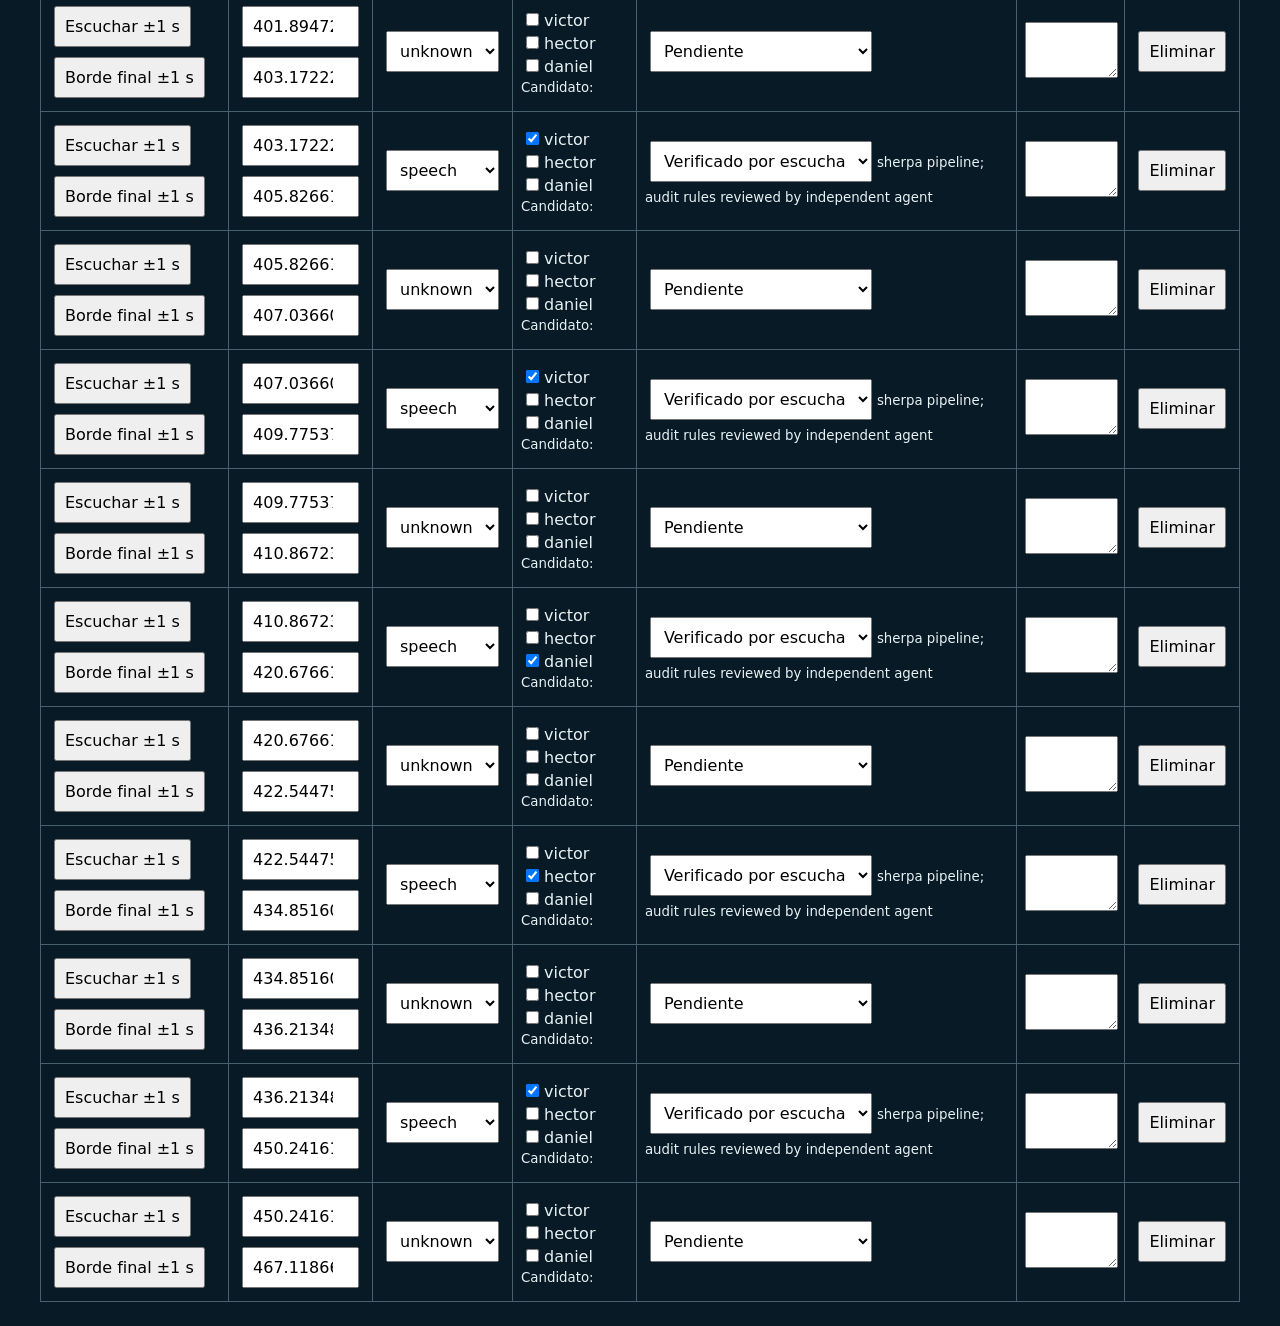
<file: tools/speaker-review.html>
<!doctype html><html lang="es"><meta charset="utf-8"><meta name="viewport" content="width=device-width"><title>Revisión de voces · Aprender entre pantallas</title><style>body{font:16px system-ui;background:#071a25;color:#e8f1f4;max-width:1200px;margin:auto;padding:24px}button,input,select{font:inherit;margin:5px;padding:9px}button{cursor:pointer}audio{width:100%}table{border-collapse:collapse;width:100%}td,th{padding:8px;border:1px solid #48606c}input[type=number]{width:95px}input[type=text]{width:130px}textarea{width:95%;min-height:50px}canvas{width:100%;height:70px}tr.active{background:#16433f}.toolbar{display:flex;flex-wrap:wrap;gap:10px}a{color:#56ded0}</style><h1>Revisión acústica de panelistas</h1><p>Escucha el episodio íntegro, confirma identidades con sus presentaciones y revisa cada borde con contexto. Los candidatos no constituyen atribuciones verificadas. No exportes como verificado un silencio, adlib o solapamiento sin escucharlo.</p><p>Víctor: izquierda/polo rayado. Héctor: derecha/camisa negra. Daniel: centro/camisa blanca. Intervalos [inicio, fin), en segundos del MP3 sin sumar apertura.</p><label>Revisor <input id="reviewer" placeholder="Nombre del revisor"></label><label>Cargar candidatos o revisión JSON <input id="import" type="file" accept=".json,application/json"></label><audio id="audio" controls preload="metadata"></audio><canvas id="wave"></canvas><p id="clock" aria-live="off">0:00</p><div class="toolbar"><button id="add">Añadir intervalo en posición actual</button><button id="split">Dividir intervalo en posición actual</button><button id="fill">Completar huecos como desconocidos</button><button id="validate">Validar partición</button><button id="export">Exportar revisión JSON</button><button id="publish">Exportar speakers.js</button></div><p id="status" role="status">Carga editorial/speaker-candidates.json o editorial/speaker-review.json mediante el selector. No se realiza ninguna solicitud de red.</p><p><strong>Antes de aprobar:</strong> revisar todo el audio y cada transición a ±200 ms; resolver pausas ≥300 ms, adlibs, empalme 294.38–300.16 final y aplausos. El exportador rechaza huecos, solapamientos y datos pendientes para activación final.</p><div style="overflow:auto"><table><thead><tr><th>Contexto</th><th>Inicio / Fin</th><th>Tipo</th><th>Identidades</th><th>Revisión</th><th>Texto / nota</th><th></th></tr></thead><tbody id="rows"></tbody></table></div><script src="../assets/data/catalog.js"></script><script src="../assets/data/waveform.js"></script><script src="../assets/data/speakers.js"></script><script src="speaker-review.js"></script></html>
</file>
<file: assets/css/app.css>
:root{color-scheme:dark;--bg:#00101a;--surface:#031923;--border:#15313f;--text:#fff6ea;--muted:#bac6ce;--teal:#25cbb9;--orange:#ffba4f}*{box-sizing:border-box}body{margin:0;background:radial-gradient(ellipse at 47% 25%,#061b25 0,#00101a 72%);color:var(--text);font:16px/1.4 "Segoe UI",Arial,sans-serif}button,input,select{font:inherit}button,a,input,select{touch-action:manipulation}button{cursor:pointer}a{color:var(--teal)}button{color:inherit}button:disabled{cursor:wait;opacity:.6}[hidden]{display:none!important}svg{width:28px;height:28px;fill:none;stroke:currentColor;stroke-width:1.8;stroke-linecap:round;stroke-linejoin:round}.icon-definitions{position:absolute;width:0;height:0;overflow:hidden}button:focus-visible,a:focus-visible,input:focus-visible,select:focus-visible{outline:3px solid var(--teal);outline-offset:5px}.skip-link{position:fixed;left:145px;top:-70px;z-index:20;background:var(--text);color:var(--bg);padding:12px}.skip-link:focus{top:12px}.sidebar{width:126px;position:fixed;inset:0 auto 0 0;border-right:1px solid #112b36;display:flex;align-items:center;flex-direction:column;padding:43px 10px 57px 0;background:linear-gradient(90deg,#03151f80,#00101a);z-index:3}.brand{font-size:62px;line-height:1;font-weight:700;letter-spacing:-11px;text-decoration:none;color:var(--text);padding-right:10px}.brand span+span{color:#21b6c6}.brand-rule{width:37px;height:2px;background:var(--teal);margin-top:23px;margin-bottom:41px}.sidebar nav{width:100%;display:flex;flex-direction:column;gap:10px}.sidebar nav a,.settings-nav{position:relative;display:flex;flex-direction:column;align-items:center;justify-content:center;gap:8px;min-height:82px;width:100%;color:#afbec8;text-decoration:none;font-size:14px;border-radius:0 7px 7px 0}.sidebar a svg{width:30px;height:30px}.sidebar nav a.active{background:linear-gradient(90deg,#083341,#06202b);color:#62f3df}.sidebar nav a.active:before{content:"";position:absolute;left:0;top:0;bottom:0;width:8px;border-radius:0 5px 5px 0;background:#25cbb9}.settings-nav{margin-top:auto}.settings-nav:before{content:"";width:65px;height:1px;background:#344752;position:absolute;top:-180px}main{margin-left:126px;padding:37px 26px 43px;max-width:1900px}.episode-layout{display:grid;grid-template-columns:minmax(0,1fr) 386px;gap:20px}.episode-column{min-width:0}.hero{height:505px;position:relative;border:1px solid var(--border);border-radius:13px;overflow:hidden;background:#0a2630 url('../img/hero-microcuenca.webp') center center/cover}.hero:before{content:"";position:absolute;inset:0;background:linear-gradient(90deg,#00101988,transparent 70%),linear-gradient(0deg,#00101af5 0,#00101a30 37%,transparent 75%)}.hero-copy{position:absolute;left:44px;right:25px;top:139px}.eyebrow{display:flex;align-items:center;gap:15px;font-size:13px;font-weight:600;letter-spacing:4px;color:var(--orange);margin:0 0 13px -25px}.eyebrow span{height:1px;width:35px;background:var(--orange)}h1{font-size:60px;line-height:.95;letter-spacing:-1.5px;margin:0;font-weight:750;text-shadow:0 2px 16px #00101a66}.subtitle{font-size:30px;line-height:1.25;letter-spacing:.1px;margin:18px 0 0;color:#e1e1dd}.player{position:absolute;bottom:25px;left:44px;right:47px;display:flex;align-items:center;gap:24px;min-width:0}.play-main{background:linear-gradient(135deg,#ffc75e,#ffad54);border:1px solid #ffd07d;border-radius:50%;width:85px;height:85px;flex:0 0 85px;color:#00101a;box-shadow:0 0 32px #ffb74b3b;font-size:34px;display:grid;place-items:center;padding-left:7px}.wave-column{flex:1;min-width:80px;align-self:flex-end;padding-bottom:0}.wave-track{height:49px;position:relative;width:100%;margin-bottom:2px}.wave-track canvas{width:100%;height:49px;display:block}.wave-track input{position:absolute;inset:0;width:100%;height:100%;opacity:0;cursor:pointer;margin:0}.wave-track:focus-within{outline:2px solid var(--teal);outline-offset:5px;border-radius:4px}.times{font-variant-numeric:tabular-nums;font-size:17px;color:#a6b5c2;white-space:nowrap}.volume-controls{display:flex;align-items:center;gap:10px;margin-top:13px}.icon-button{border:0;background:transparent;display:flex;align-items:center;justify-content:center;min-width:44px;min-height:44px;padding:5px;color:#cbd6dc;text-decoration:none}.icon-button svg{width:25px;height:25px}.volume-controls input{width:82px;accent-color:var(--teal);height:25px}.control-divider{width:1px;height:38px;background:#a4afb7;margin-top:13px}.download{border:2px solid #344d5b;border-radius:50%;width:50px;height:50px;margin-top:13px}.player-status{position:absolute;left:110px;bottom:-19px;font-size:11px;color:#d4e2e4;margin:0}.presenters-row{display:flex;align-items:center;gap:16px;min-height:61px;padding-top:12px;flex-wrap:wrap}.conduct-label{display:flex;align-items:center;gap:21px;font-size:12px;letter-spacing:4px;color:#9babba;margin:0}.conduct-label span{height:1px;width:32px;background:#38515f}.speakers{display:flex;gap:18px;flex-wrap:wrap}.speaker,.speaker-chip{display:flex;align-items:center;gap:10px;border:1.5px solid #365263;border-radius:25px;background:#00101a85;padding:5px 13px;min-height:44px;cursor:pointer;white-space:nowrap;font-size:16px}.speaker img,.speaker-chip img{width:30px;height:30px;border-radius:50%;object-fit:cover;border:2px solid var(--speaker-color,var(--teal));object-position:center 28%}.speaker.active,.speaker.speaking,.speaker-chip.active,.speaker-chip.speaking{border-color:var(--speaker-color,var(--teal));box-shadow:0 0 12px #25cbb925}.speaker-status,.speaking-label{font-size:10px;color:var(--speaker-color,var(--teal));min-width:0}.chapters-panel{border:1px solid var(--border);border-radius:13px;background:linear-gradient(110deg,#041a25aa,#00101a88);padding:24px 14px 19px;height:566px}.chapters-panel h2{font-size:14px;letter-spacing:4px;color:#acbcc8;font-weight:600;margin:0 11px 23px}.chapter{display:grid;grid-template-columns:44px minmax(0,1fr) auto;align-items:center;width:100%;min-height:80px;gap:19px;text-align:left;background:transparent;border:0;border-radius:11px;color:#cdd8df;padding:10px 13px;position:relative}.chapter.active{background:linear-gradient(100deg,#0c2430,#061c27);color:#fff}.chapter-number,.chapter-index,.chapter-icon{display:grid;place-items:center;width:43px;height:43px;border:2px solid #34505f;border-radius:50%;font-size:18px}.chapter.active .chapter-number,.chapter.active .chapter-index,.chapter.active .chapter-icon{background:var(--orange);color:#00101a;border-color:var(--orange)}.chapter-title{font-size:18px;font-weight:400}.chapter-time{font-size:16px;font-variant-numeric:tabular-nums;color:#8e9fac}.chapter.active .chapter-time{color:#fff}.chapter progress{position:absolute;left:77px;bottom:9px;width:calc(100% - 94px);height:4px;border:0;accent-color:var(--orange)}progress::-webkit-progress-bar{background:#19323e;border-radius:4px}progress::-webkit-progress-value{background:var(--orange);border-radius:4px}.resource-cards{display:grid;grid-template-columns:1.01fr .98fr 1fr;gap:18px;margin-top:22px}.resource-card{height:231px;position:relative;overflow:hidden;border:1px solid var(--border);border-radius:13px;text-align:left;padding:28px 32px;background-position:center;background-size:cover;transition:border-color .18s,transform .18s}.resource-card:before{content:"";position:absolute;inset:0;background:linear-gradient(0deg,#00101af0 0,#00101a30 65%,#00101a10)}.resource-card:hover{border-color:#58818e;transform:translateY(-2px)}.scene-card{background-image:url('../img/scene-card.webp')}.map-card{background-image:url('../img/map-card.webp')}.sources-card{background-image:url('../img/sources-card.webp')}.card-icon{position:relative;display:grid;place-items:center;width:50px;height:50px;border:2px solid #91a3ac;border-radius:14px;background:#00101abf;box-shadow:0 0 0 4px #00101a22}.card-icon svg{width:28px;height:28px}.card-copy{position:absolute;left:32px;bottom:28px;right:65px;display:flex;flex-direction:column;gap:1px}.card-copy strong{font-size:26px;line-height:1.3;font-weight:700}.card-copy>span{font-size:16px;color:#b6c4cf}.card-arrow{position:absolute;right:23px;bottom:32px;display:grid;place-items:center;width:47px;height:47px;border:2px solid #657d8a;border-radius:50%;background:#00101a88;font-size:36px;font-weight:300;line-height:1;padding-bottom:5px}.aux-view{margin-top:28px;min-height:500px;border:1px solid var(--border);border-radius:14px;background:#031923;padding:30px}.aux-view h1,.aux-view h2{font-size:32px;line-height:1.2;letter-spacing:0}.aux-view input[type=search],select{min-height:44px;border:1px solid #46616f;border-radius:7px;background:#00101a;color:var(--text);padding:8px 12px}.aux-view button,dialog button:not(.icon-button){min-height:44px;border:1px solid #486676;border-radius:7px;background:#0b303d;padding:8px 16px}.aux-view label{display:block;margin:15px 0}.catalog-grid,.resource-grid,.gallery{display:grid;grid-template-columns:repeat(auto-fit,minmax(220px,1fr));gap:18px;margin-top:20px}.catalog-item,.resource-item{padding:16px;border:1px solid #294452;border-radius:10px;background:#061f2b}.catalog-item img,.resource-item img,.gallery img{width:100%;height:140px;object-fit:cover;border-radius:8px}.catalog-item button,.resource-item button{margin:5px}.notice{padding:15px;border:1px solid #375461;border-radius:8px;color:#c4d4dc;background:#09232e}dialog{width:min(1100px,94vw);max-height:90vh;overflow:auto;background:#061c28;color:var(--text);border:1px solid #47606d;border-radius:15px;padding:28px;box-shadow:0 30px 100px #0009}dialog::backdrop{background:#000b;backdrop-filter:blur(5px)}dialog h2{font-size:29px;margin:0 50px 20px 0}dialog p{color:#bdcbd2}dialog video{display:block;max-height:58vh;width:100%;background:#000;border-radius:8px}dialog img{max-width:100%}.dialog-close{float:right}.dialog-tabs{display:flex;gap:10px;flex-wrap:wrap;margin:15px 0}.map-viewport{overflow:hidden;height:58vh;position:relative;border:1px solid #41606c;touch-action:none;background:#00101a}.map-viewport img{max-width:none;width:100%;height:100%;object-fit:contain;transform-origin:center;cursor:grab}.profile img{width:240px;border-radius:12px}.muted,.empty{color:#b4c4cf}.toolbar,.actions,.filters{display:flex;align-items:center;gap:12px;flex-wrap:wrap;margin:15px 0}
@media(min-width:1800px){.hero-copy{top:140px}}@media(max-width:1450px){.episode-layout{grid-template-columns:minmax(0,1fr) 330px}.hero-copy{left:32px}h1{font-size:52px}.subtitle{font-size:26px}.player{left:30px;right:28px;gap:16px}.volume-controls input{width:60px}.speakers{gap:8px}.speaker,.speaker-chip{font-size:14px;padding:5px 9px}.conduct-label{letter-spacing:2px;gap:10px}.presenters-row{gap:10px}.chapter{gap:12px;padding-left:9px;padding-right:9px}.chapter-title{font-size:16px}.resource-card{padding:24px}.card-copy{left:24px}.card-copy strong{font-size:23px}.card-copy>span{font-size:14px}}@media(max-width:1190px){.sidebar{width:100px}main{margin-left:100px;padding:25px 22px}.episode-layout{grid-template-columns:minmax(0,1fr) 290px;gap:16px}.hero{height:490px}.hero-copy{top:130px;left:28px}h1{font-size:45px}.subtitle{font-size:23px}.player{left:24px;right:20px;gap:12px}.play-main{width:68px;height:68px;flex-basis:68px;font-size:27px}.volume-controls{gap:0}.volume-controls input{width:48px}.control-divider{display:none}.download{width:44px;height:44px}.chapters-panel{height:566px;padding:23px 9px}.chapter{gap:9px;grid-template-columns:38px minmax(0,1fr) auto}.chapter-number,.chapter-index,.chapter-icon{width:36px;height:36px}.chapter-title{font-size:15px}.chapter-time{font-size:13px}.presenters-row{min-height:76px;gap:7px}.conduct-label{font-size:11px}.resource-cards{margin-top:20px;gap:14px}.card-copy strong{font-size:21px}.card-copy>span{font-size:13px}.card-arrow{right:15px;width:40px;height:40px}.card-copy{right:50px;left:20px}.resource-card{padding:20px}}@media(max-width:1023px){.episode-layout{grid-template-columns:1fr}.hero{height:505px}.hero-copy{top:140px;left:44px}h1{font-size:58px}.subtitle{font-size:28px}.player{left:42px;right:36px;gap:24px}.play-main{width:80px;height:80px;flex-basis:80px}.volume-controls input{width:80px}.chapters-panel{height:auto;padding:22px 14px}.chapters-panel h2{margin-bottom:13px}#chapters-root{display:grid;grid-template-columns:1fr 1fr}.chapter{min-height:74px;grid-template-columns:42px minmax(0,1fr) auto;gap:12px}.chapter-title{font-size:16px}.chapter-time{font-size:14px}.presenters-row{min-height:70px;padding-bottom:10px}.resource-cards{grid-template-columns:1fr}.resource-card{height:210px}.card-copy strong{font-size:26px}.card-copy>span{font-size:16px}.card-copy{left:28px}.card-icon{margin-left:8px}.sidebar .settings-nav:before{top:-40px}}@media(max-width:640px){.sidebar{width:100%;height:72px;top:auto;padding:0;flex-direction:row;border-right:0;border-top:1px solid #28414e;background:#03151ff5;backdrop-filter:blur(12px)}.brand,.brand-rule{display:none}.sidebar nav{flex:4;flex-direction:row;gap:0}.sidebar nav a,.settings-nav{min-height:70px;border-radius:0;font-size:10px;gap:4px}.sidebar a svg{width:23px;height:23px}.sidebar nav a{flex:1}.sidebar nav a.active:before{height:3px;width:100%;bottom:auto;border-radius:0}.settings-nav{flex:1;margin:0}.settings-nav:before{display:none}main{margin-left:0;padding:16px 14px 100px}.hero{height:485px}.hero-copy{top:114px;left:25px;right:15px}.eyebrow{margin-left:0;font-size:10px;letter-spacing:3px;gap:10px}.eyebrow span{width:23px}h1{font-size:43px;line-height:1;letter-spacing:-1px}.subtitle{font-size:21px;max-width:290px;line-height:1.2;margin-top:14px}.player{left:22px;right:20px;bottom:29px;gap:16px;flex-wrap:wrap}.play-main{width:66px;height:66px;flex-basis:66px;font-size:28px}.wave-column{flex-basis:calc(100% - 85px)}.wave-track{height:38px}.wave-track canvas{height:38px}.times{font-size:14px}.volume-controls{margin:0 0 0 82px;gap:8px}.volume-controls input{width:95px}.download{margin:0 0 0 auto;width:44px;height:44px}.player-status{left:0;bottom:-21px;font-size:10px}.presenters-row{gap:8px;padding:16px 0}.conduct-label{width:100%;font-size:10px;letter-spacing:3px}.conduct-label span{width:30px}.speakers{gap:6px;width:100%}.speaker,.speaker-chip{font-size:11px;gap:5px;padding:5px 7px;min-height:44px;flex:1;justify-content:center}.speaker img,.speaker-chip img{width:25px;height:25px}.speaker-status,.speaking-label{font-size:9px}.chapters-panel{padding:21px 12px}#chapters-root{grid-template-columns:1fr}.chapter{min-height:68px;grid-template-columns:42px minmax(0,1fr) auto}.chapter-title{font-size:16px}.resource-cards{margin-top:16px;gap:14px}.resource-card{height:211px}.card-copy{left:24px;bottom:25px}.card-copy strong{font-size:25px}.card-copy>span{font-size:14px}.aux-view{padding:20px 15px}.aux-view h1{font-size:28px}dialog{padding:20px 15px}.catalog-grid,.resource-grid,.gallery{grid-template-columns:1fr}.skip-link{left:15px}.card-arrow{right:21px;bottom:29px}.card-icon{margin:0}.profile img{max-width:70%}}@media(prefers-reduced-motion:reduce){*,*:before,*:after{scroll-behavior:auto!important;transition:none!important;animation:none!important}}body.reduce-motion *,body.reduce-motion *:before,body.reduce-motion *:after{transition:none!important;animation:none!important}
.chapter-item{display:grid;grid-template-columns:44px minmax(0,1fr) auto;align-items:center;width:100%;min-height:80px;gap:19px;text-align:left;background:transparent;border:0;border-radius:11px;color:#cdd8df;padding:10px 13px;position:relative}.chapter-item.is-active{background:linear-gradient(100deg,#0c2430,#061c27);color:#fff}.chapter-copy{min-width:0;display:flex;align-items:center;justify-content:space-between;gap:8px}.chapter-item .chapter-title{font-size:18px}.chapter-play{display:none}.chapter-item.is-active .chapter-number{background:var(--orange);color:#00101a;border-color:var(--orange)}.chapter-progress{position:absolute;left:77px;bottom:9px;width:calc(100% - 94px);height:4px;border-radius:4px;background:#19323e;overflow:hidden}.chapter-progress:before{content:"";display:block;height:100%;width:var(--progress,0%);background:var(--orange);border-radius:4px}.speaker-chip.is-speaking{border-color:var(--speaker-color);box-shadow:0 0 12px #25cbb925}.speaker-chip .speaker-status{font-size:10px;display:none}.speaker-chip.is-speaking .speaker-status{display:inline}.speaker-chip.is-speaking .speaker-avatar{box-shadow:0 0 0 2px var(--speaker-color)}body:not([data-route="inicio"]):not([data-route="home"])[data-route] .episode-layout{grid-template-columns:1fr}body:not([data-route="inicio"]):not([data-route="home"])[data-route] .hero{height:220px}body:not([data-route="inicio"]):not([data-route="home"])[data-route] .hero-copy{top:28px;left:30px}body:not([data-route="inicio"]):not([data-route="home"])[data-route] h1{font-size:30px}body:not([data-route="inicio"]):not([data-route="home"])[data-route] h1 br{display:none}body:not([data-route="inicio"]):not([data-route="home"])[data-route] .hero-copy .subtitle{font-size:18px;margin-top:8px}body:not([data-route="inicio"]):not([data-route="home"])[data-route] .hero-copy .eyebrow{display:none}body:not([data-route="inicio"]):not([data-route="home"])[data-route] .player{bottom:20px}.route-heading{margin-top:0}.resource-actions{display:flex;flex-wrap:wrap;gap:7px}.settings-form{max-width:650px}.settings-form label{padding:14px 0;border-bottom:1px solid #24424f;display:flex;align-items:center;justify-content:space-between;gap:20px}.settings-form input[type=range]{accent-color:var(--teal);max-width:200px}.settings-form input[type=checkbox]{width:22px;height:22px;accent-color:var(--teal)}
@media(max-width:1450px){.chapter-item{gap:12px;padding-left:9px;padding-right:9px}.chapter-item .chapter-title{font-size:16px}}@media(max-width:1190px){.chapter-item{gap:9px;grid-template-columns:38px minmax(0,1fr) auto}.chapter-item .chapter-title{font-size:15px}}@media(max-width:1023px){.chapter-item{min-height:74px;grid-template-columns:42px minmax(0,1fr) auto;gap:12px}.chapter-item .chapter-title{font-size:16px}}@media(max-width:640px){.chapter-item{min-height:68px}.speaker-chip.is-speaking .speaker-status{display:none}body:not([data-route="inicio"]):not([data-route="home"])[data-route] .hero{height:270px}body:not([data-route="inicio"]):not([data-route="home"])[data-route] .hero-copy{left:22px;top:20px}body:not([data-route="inicio"]):not([data-route="home"])[data-route] h1{font-size:27px}body:not([data-route="inicio"]):not([data-route="home"])[data-route] .player{bottom:30px}.settings-form label{flex-wrap:wrap}}
/* Stable two-line identity chips retain their geometry during voice changes. */
.speaker-chip{display:grid;grid-template-columns:30px auto;grid-template-rows:18px 12px;column-gap:10px;row-gap:0;min-height:44px;height:44px;padding:5px 13px}.speaker-chip .speaker-avatar{grid-column:1;grid-row:1/3}.speaker-chip .speaker-name{grid-column:2;grid-row:1;line-height:18px}.speaker-chip .speaker-status,.speaker-chip.is-speaking .speaker-status{display:block;grid-column:2;grid-row:2;text-align:left;font-size:10px;line-height:12px;min-width:55px;color:#9aaeb9}.speaker-chip.is-speaking .speaker-status{color:var(--speaker-color)}.volume-controls input{min-height:44px}.chapter-item{grid-template-columns:44px minmax(0,1fr)}
@media(max-width:1450px){.speaker-chip{padding:5px 9px;column-gap:7px}}@media(max-width:1190px){.chapter-item{grid-template-columns:38px minmax(0,1fr)}}@media(max-width:1023px){.chapter-item{grid-template-columns:42px minmax(0,1fr)}}@media(max-width:640px){.speaker-chip{grid-template-columns:25px auto;column-gap:5px;padding:5px 6px;font-size:11px}.speaker-chip .speaker-status,.speaker-chip.is-speaking .speaker-status{display:block;font-size:9px;min-width:0}.speaker-chip .speaker-name{font-size:11px}}
.play-main[data-state="playing"]{padding-left:0}.dialog-header{display:flex;align-items:flex-start;justify-content:space-between;gap:20px}.dialog-header h2{margin-right:0}.dialog-header button{flex:0 0 44px}.dialog-body>section{margin:25px 0}.dialog-body .gallery figure{margin:0}.gallery figcaption{font-size:14px;color:#bdcbd2;margin-top:7px}.map-toolbar{display:flex;gap:10px;margin:14px 0}.media-missing{border:1px dashed #a87458;padding:12px;min-height:80px}
.chapter-item.is-active .chapter-number{font-size:0}.chapter-item.is-active .chapter-number:before{content:'▶';font-size:17px;padding-left:2px}.chapter-item.is-active[aria-label^="Pausar"] .chapter-number:before{content:'Ⅱ';padding-left:0}.chapter-item .chapter-progress{visibility:hidden}.chapter-item.is-active .chapter-progress{visibility:visible}
.icon-button[data-muted="true"]{position:relative;color:#92a4ae}.icon-button[data-muted="true"]:after{content:"";position:absolute;width:29px;height:2px;background:currentColor;transform:rotate(-45deg);box-shadow:0 0 0 2px #041a23}.resource-full{display:block;max-height:65vh;object-fit:contain;margin:0 auto 20px}.empty-state{padding:25px;border:1px dashed #365262;border-radius:10px;color:#bdcdd5}
.resource-card .card-icon{position:absolute;left:32px;top:28px;margin:0}
@media(max-width:1450px){.resource-card .card-icon{left:24px;top:24px}}@media(max-width:1190px){.resource-card .card-icon{left:20px;top:20px}}@media(max-width:640px){.resource-card .card-icon{left:24px;top:24px}}
.source-reference{white-space:normal;overflow-wrap:anywhere;margin-bottom:18px}.source-reference p{white-space:normal;margin-bottom:5px}
.voice-review-note{font-size:12px;color:#9cafbb;margin:10px 0 0;line-height:1.5}
.presenters-row .voice-review-note{flex:0 1 155px;font-size:11px;line-height:1.35;color:#a8bac4;margin:0 0 0 auto;letter-spacing:.1px}.presenters-row:has(.voice-review-note:not([hidden])){flex-wrap:nowrap}
@media(max-width:1450px){.presenters-row .voice-review-note{flex-basis:125px;font-size:10px}}@media(max-width:1190px){.presenters-row:has(.voice-review-note:not([hidden])){flex-wrap:wrap}.presenters-row .voice-review-note{flex-basis:100%;margin:0}}@media(max-width:640px){.presenters-row .voice-review-note{flex-basis:100%;font-size:11px;margin:2px 0 0}}
/* Integrated opening and speaker portraits: the visual stage shares the original hero. */
.hero.has-presentation{height:505px}.has-presentation .hero-copy{top:74px;left:32px;right:auto;width:35%;z-index:1}.has-presentation .hero-copy h1{font-size:42px;line-height:1.04;letter-spacing:-1px}.has-presentation .hero-copy .subtitle{font-size:22px;line-height:1.3;margin-top:16px;max-width:310px}.has-presentation .hero-copy .eyebrow{font-size:10px;letter-spacing:2.5px;margin-left:0;gap:10px}.has-presentation .hero-copy .eyebrow span{width:22px}.presentation-stage{position:absolute;top:22px;right:24px;width:57%;height:343px;z-index:1}.presentation-screen{height:274px;width:100%;background:#001019df;border:1px solid #45616a;border-radius:10px;overflow:hidden;display:flex;align-items:center;justify-content:center;box-shadow:0 10px 28px #0006}.presentation-screen img,.presentation-screen video{display:block;width:100%;height:100%;object-fit:contain}.presentation-screen video{background:#000}.presentation-meta{display:flex;align-items:center;justify-content:space-between;gap:10px;margin-top:9px}.presentation-meta p{font-size:11px;color:#d1dde1;line-height:1.4;margin:0;max-width:42%}.presentation-actions{display:flex;gap:7px;flex-wrap:wrap;justify-content:flex-end}.presentation-actions button{min-height:44px;border:1px solid #58717a;border-radius:7px;padding:6px 10px;background:#061d29ed;color:#e3efef;font-size:11px}.presentation-actions button:hover{border-color:var(--teal);background:#0a3039}.has-presentation .player{z-index:2}.has-presentation[data-presentation="intro"] .play-main{box-shadow:0 0 0 2px var(--teal)}
@media(max-width:1450px){.has-presentation .hero-copy h1{font-size:35px}.has-presentation .hero-copy .subtitle{font-size:19px}.has-presentation .hero-copy{left:27px;top:80px;width:35%}.presentation-stage{right:20px;width:57%}.presentation-meta{align-items:flex-start}.presentation-meta p{max-width:42%;font-size:10px}.presentation-actions{gap:5px;flex-wrap:nowrap}.presentation-actions button{font-size:10px;padding:6px 7px}}
@media(max-width:1190px){.has-presentation .hero-copy h1{font-size:29px}.has-presentation .hero-copy .subtitle{font-size:17px}.has-presentation .hero-copy{left:22px;top:85px;width:35%}.has-presentation .hero-copy .eyebrow{font-size:9px;letter-spacing:1.4px}.presentation-stage{width:57%;right:17px}.presentation-screen{height:264px}.presentation-meta{flex-direction:column;gap:4px}.presentation-meta p{max-width:100%}.presentation-actions{justify-content:flex-start}}
@media(max-width:1023px){.has-presentation .hero-copy{left:30px;top:78px;width:35%}.has-presentation .hero-copy h1{font-size:35px}.has-presentation .hero-copy .subtitle{font-size:20px}.presentation-stage{width:57%;right:22px}.presentation-screen{height:274px}.presentation-meta{flex-direction:row}.presentation-meta p{max-width:40%}}
@media(max-width:640px){.hero.has-presentation{height:670px}.has-presentation .hero-copy{top:23px;left:22px;right:20px;width:auto}.has-presentation .hero-copy h1{font-size:31px;line-height:1.04}.has-presentation .hero-copy h1 br{display:none}.has-presentation .hero-copy .eyebrow{font-size:9px;margin-bottom:10px}.has-presentation .hero-copy .subtitle{font-size:17px;margin-top:9px;max-width:none}.presentation-stage{top:163px;left:18px;right:18px;width:auto;height:315px}.presentation-screen{height:248px}.presentation-meta{flex-direction:column;align-items:stretch;gap:7px}.presentation-meta p{font-size:10px;max-width:100%;min-height:14px}.presentation-actions{justify-content:flex-start;flex-wrap:nowrap}.presentation-actions button{font-size:11px;padding:6px 10px}.has-presentation .player{bottom:29px}.has-presentation .player-status{max-width:100%}}
body:not([data-route="inicio"]):not([data-route="home"])[data-route] .presentation-stage{display:none}body:not([data-route="inicio"]):not([data-route="home"])[data-route] .has-presentation .hero-copy{width:auto}
@media(max-width:640px){.has-presentation .hero-copy h1 br{display:block}}body:not([data-route="inicio"]):not([data-route="home"])[data-route] .has-presentation .hero-copy h1 br{display:none}body:not([data-route="inicio"]):not([data-route="home"])[data-route] .has-presentation .hero-copy h1 br:after{content:' '}
</file>
